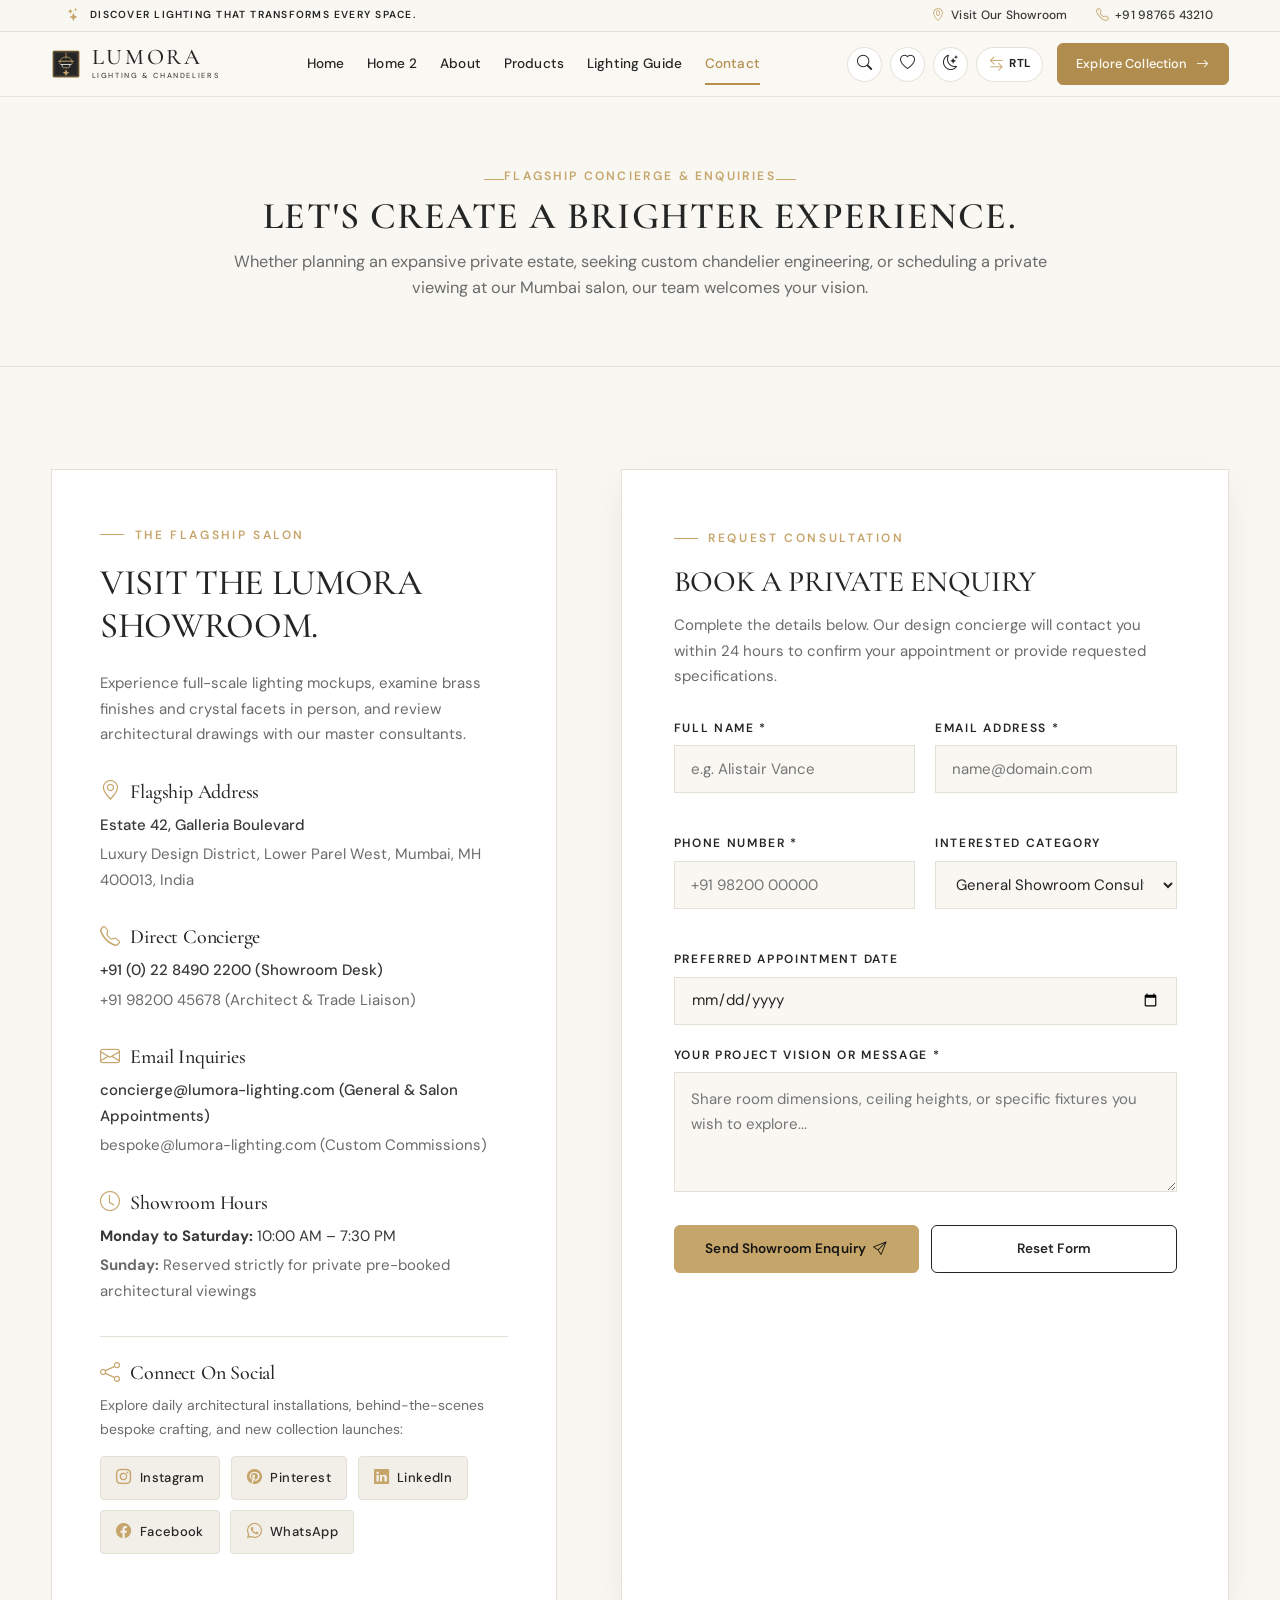
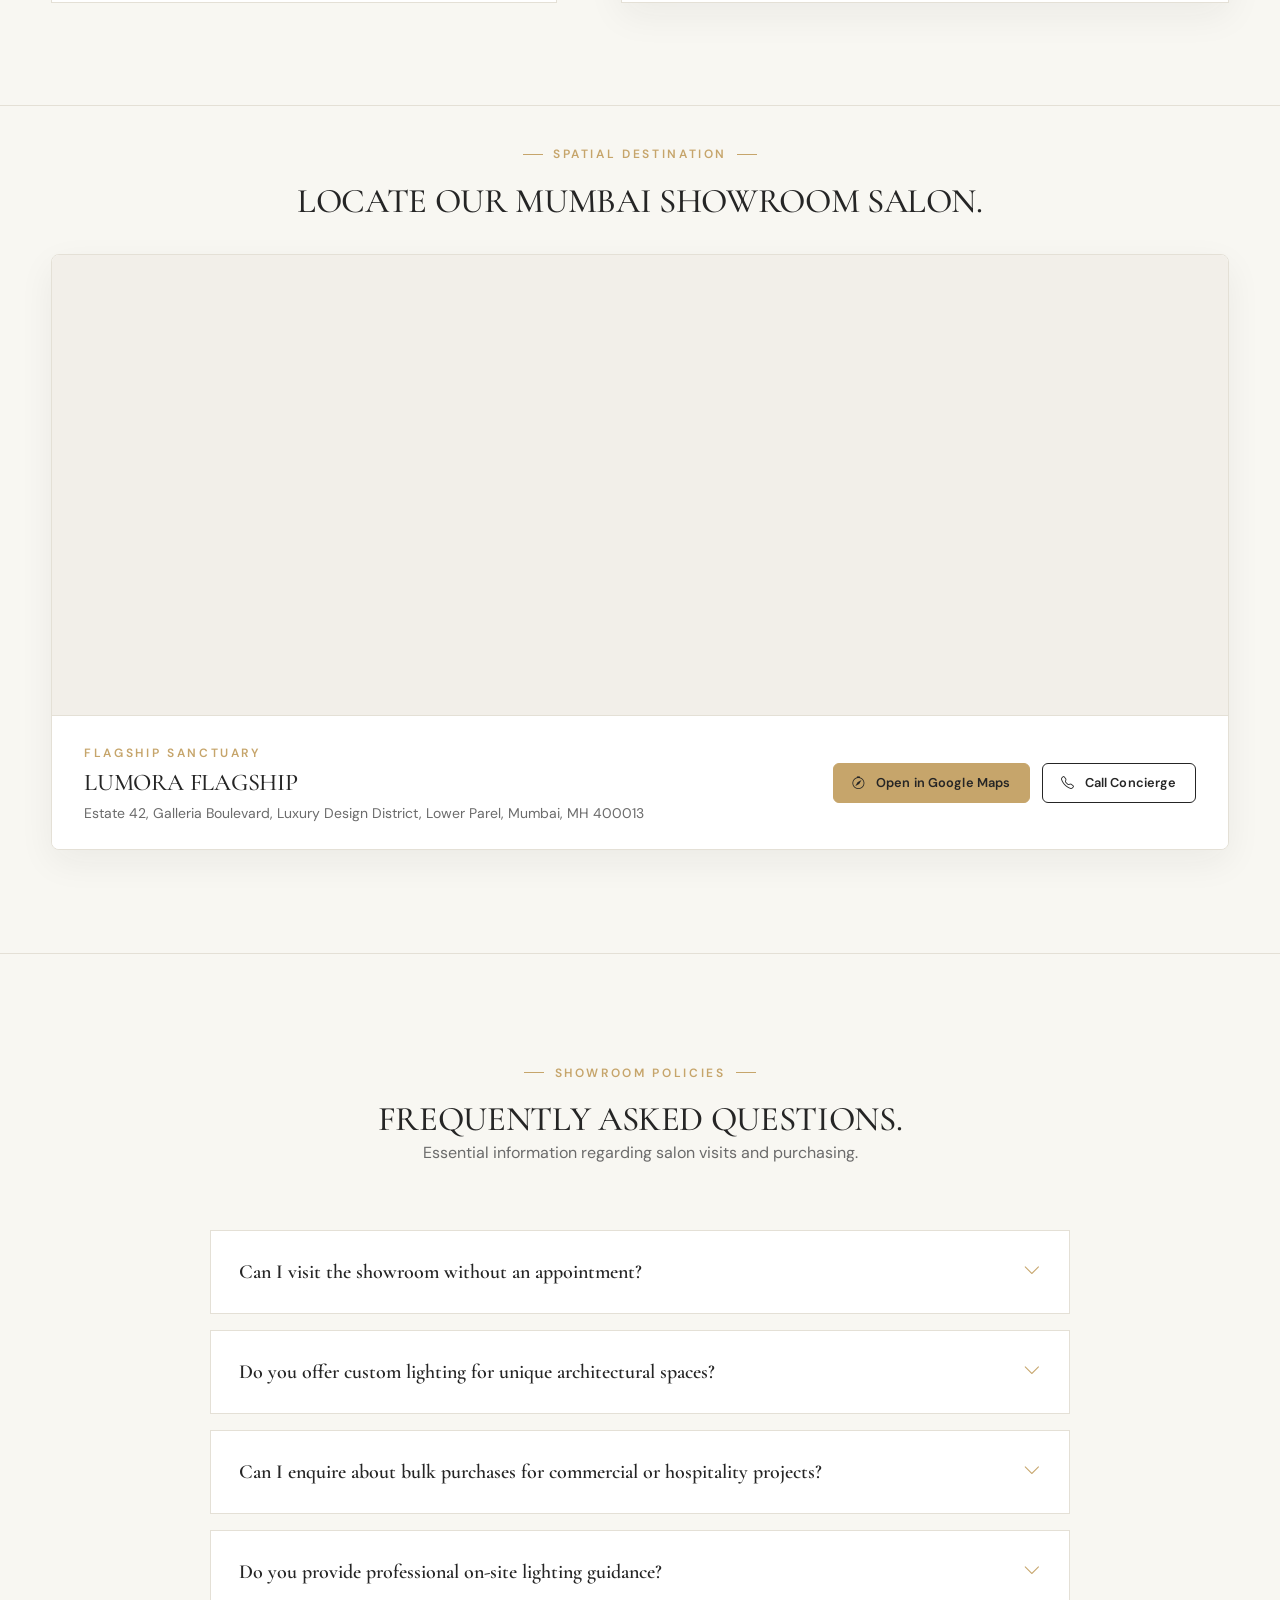
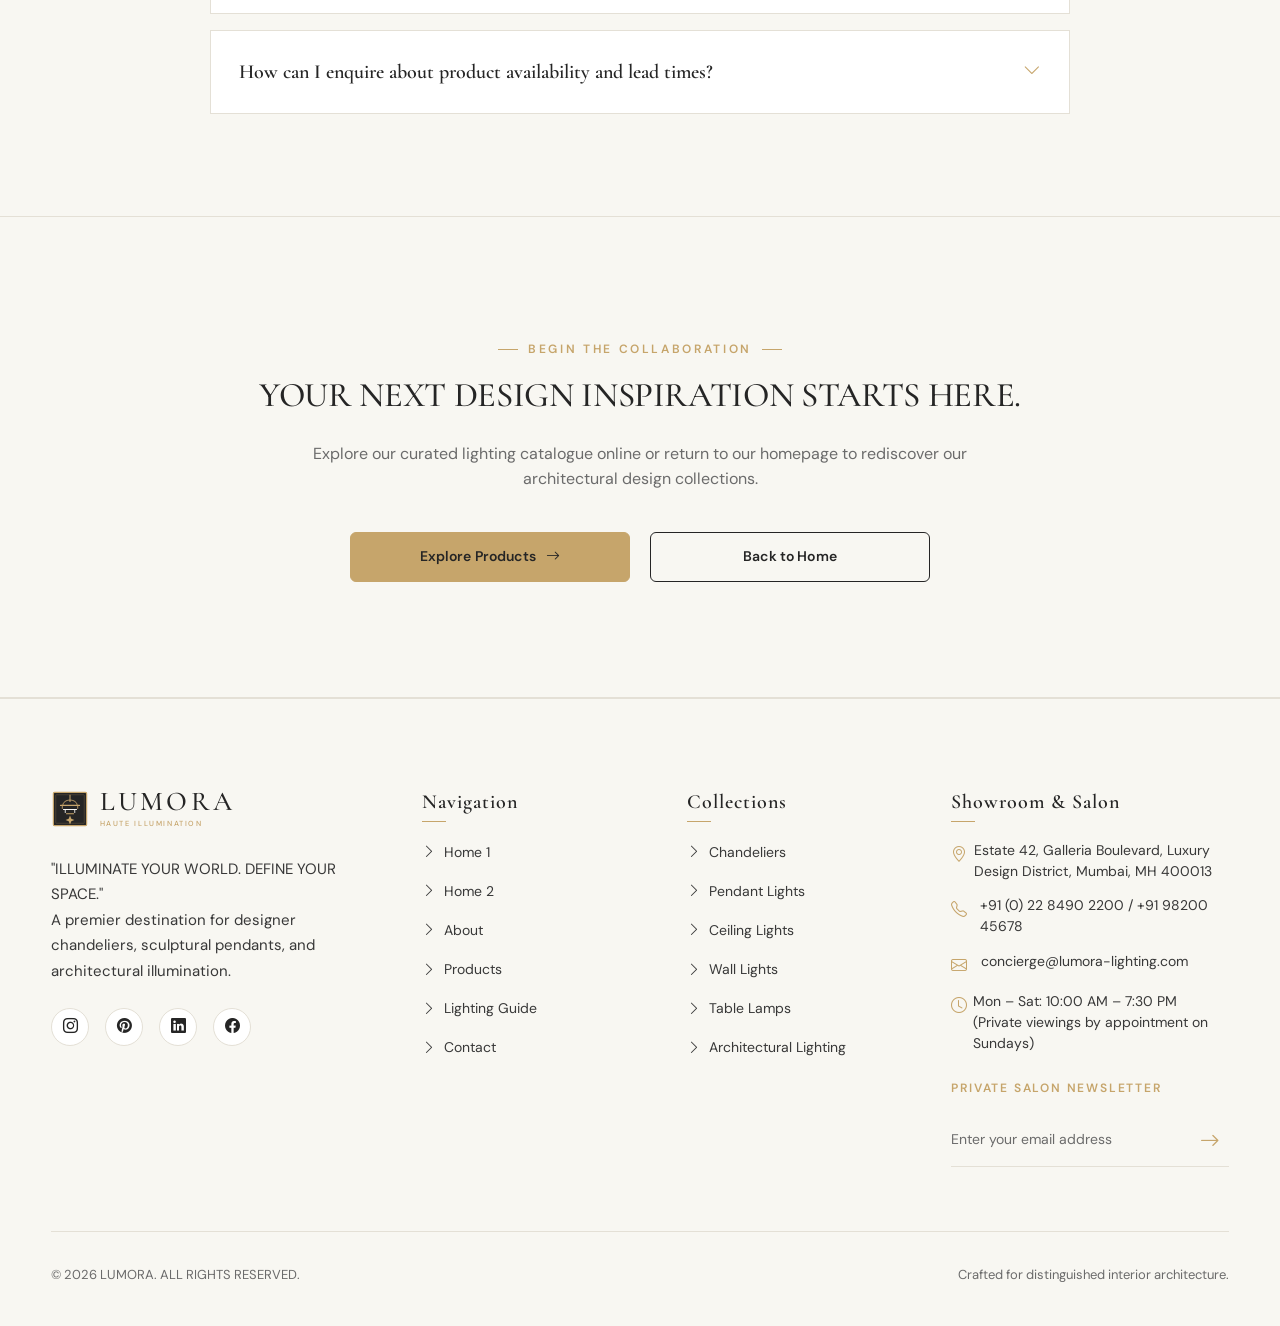
<file: contact.html>
<!DOCTYPE html>
<html lang="en">
<head>
  <meta charset="UTF-8">
  <meta name="viewport" content="width=device-width, initial-scale=1.0">
  <title>Contact & Showroom Appointment — LUMORA</title>
  <meta name="description" content="Schedule a private consultation at LUMORA's flagship showroom or enquire about bespoke chandelier commissions, trade partnerships, and spatial lighting plans.">
  <link rel="icon" type="image/svg+xml" href="assets/images/logo.svg">
  <link rel="stylesheet" href="assets/css/style.css">
</head>
<body>

  <!-- TOP ANNOUNCEMENT BAR -->
  <div class="top-announcement">
    <div class="container top-announcement-inner">
      <span class="top-announcement-left"><i class="bi bi-stars"></i> DISCOVER LIGHTING THAT TRANSFORMS EVERY SPACE.</span>
      <div class="top-announcement-right">
        <a href="contact.html"><i class="bi bi-geo-alt"></i> Visit Our Showroom</a>
        <a href="tel:+919876543210"><i class="bi bi-telephone"></i> +91 98765 43210</a>
      </div>
    </div>

    <!-- Mobile & Tablet Infinite Scrolling Marquee Bar -->
    <div class="top-announcement-marquee" aria-label="Announcements">
      <div class="top-announcement-track">
        <div class="top-announcement-group">
          <span class="marquee-item"><i class="bi bi-stars text-gold"></i> Discover Lighting That Transforms Every Space</span>
          <span class="marquee-sep">✦</span>
          <span class="marquee-item"><a href="contact.html"><i class="bi bi-geo-alt text-gold"></i> Visit Our Mumbai Showroom</a></span>
          <span class="marquee-sep">✦</span>
          <span class="marquee-item"><i class="bi bi-shield-check text-gold"></i> Handcrafted Atelier Quality</span>
          <span class="marquee-sep">✦</span>
          <span class="marquee-item"><a href="tel:+919876543210"><i class="bi bi-telephone text-gold"></i> +91 98765 43210</a></span>
          <span class="marquee-sep">✦</span>
          <span class="marquee-item"><i class="bi bi-box-seam text-gold"></i> White-Glove Crated Delivery</span>
          <span class="marquee-sep">✦</span>
        </div>
        <div class="top-announcement-group" aria-hidden="true">
          <span class="marquee-item"><i class="bi bi-stars text-gold"></i> Discover Lighting That Transforms Every Space</span>
          <span class="marquee-sep">✦</span>
          <span class="marquee-item"><a href="contact.html"><i class="bi bi-geo-alt text-gold"></i> Visit Our Mumbai Showroom</a></span>
          <span class="marquee-sep">✦</span>
          <span class="marquee-item"><i class="bi bi-shield-check text-gold"></i> Handcrafted Atelier Quality</span>
          <span class="marquee-sep">✦</span>
          <span class="marquee-item"><a href="tel:+919876543210"><i class="bi bi-telephone text-gold"></i> +91 98765 43210</a></span>
          <span class="marquee-sep">✦</span>
          <span class="marquee-item"><i class="bi bi-box-seam text-gold"></i> White-Glove Crated Delivery</span>
          <span class="marquee-sep">✦</span>
        </div>
      </div>
    </div>
  </div>

  <!-- SITE HEADER -->
  <header class="site-header">
    <div class="container header-inner">
      <a href="index.html" class="brand-logo" aria-label="LUMORA Home">
        <img src="assets/images/logo.svg" alt="LUMORA Emblem" class="brand-logo-mark" width="40" height="40">
        <span class="brand-logo-copy">
          <span class="brand-logo-text">LUMORA</span>
          <span class="brand-logo-sub">LIGHTING &amp; CHANDELIERS</span>
        </span>
      </a>

      <nav class="main-nav" aria-label="Main Navigation">
        <a href="index.html" class="nav-link">Home</a>
        <a href="home-2.html" class="nav-link">Home 2</a>
        <a href="about.html" class="nav-link">About</a>
        <a href="products.html" class="nav-link">Products</a>
        <a href="lighting-guide.html" class="nav-link">Lighting Guide</a>
        <a href="contact.html" class="nav-link active">Contact</a>
      </nav>

      <div class="header-actions">
        <a href="products.html" class="header-action-btn" aria-label="Search Collection" title="Search Collection">
          <i class="bi bi-search"></i>
        </a>
        <button class="header-action-btn header-wishlist-trigger" aria-label="Open Wishlist" title="View Wishlist">
          <i class="bi bi-heart"></i>
          <span class="badge-count wishlist-counter-badge" style="display: none;">0</span>
        </button>
        <button type="button" class="header-action-btn theme-toggle-btn" aria-label="Toggle Theme" title="Switch to Dark Mode">
          <i class="bi bi-moon-stars"></i>
        </button>
        <button type="button" class="header-action-btn rtl-toggle-btn" aria-label="Toggle RTL Direction" title="Switch to RTL">
          <i class="bi bi-arrow-left-right"></i>
          <span class="rtl-btn-label">RTL</span>
        </button>
        <a href="products.html" class="btn header-cta-gold header-cta-btn">Explore Collection <i class="bi bi-arrow-right"></i></a>
        
        <button class="hamburger-btn" aria-label="Toggle navigation" aria-expanded="false">
          <span class="hamburger-line"></span>
          <span class="hamburger-line"></span>
          <span class="hamburger-line"></span>
        </button>
      </div>
    </div>
  </header>

  <!-- MOBILE NAVIGATION DRAWER -->
  <div class="mobile-nav-overlay" aria-hidden="true"></div>
  <aside class="mobile-nav-drawer" aria-label="Mobile Navigation">
    <div class="mobile-drawer-header">
      <a href="index.html" class="brand-logo">
        <img src="assets/images/logo.svg" alt="LUMORA Emblem" class="brand-logo-mark" style="width: 34px; height: 34px;">
        <span class="brand-logo-copy">
          <span class="brand-logo-text" style="font-size: 1.4rem;">LUMORA</span>
          <span class="brand-logo-sub" style="font-size: 0.55rem; letter-spacing: 0.15em;">HAUTE ILLUMINATION</span>
        </span>
      </a>
      <button class="mobile-drawer-close" aria-label="Close navigation">
        <i class="bi bi-x-lg"></i>
      </button>
    </div>

    <!-- Mobile Drawer Quick Actions (Search, Saved, Theme, RTL) -->
    <div class="mobile-drawer-actions">
      <a href="products.html" class="mobile-drawer-action-btn" aria-label="Search Collection" title="Search Collection">
        <i class="bi bi-search"></i>
        <span>Search</span>
      </a>
      <button type="button" class="mobile-drawer-action-btn header-wishlist-trigger" aria-label="Open Wishlist" title="View Wishlist">
        <span class="drawer-action-icon-wrap">
          <i class="bi bi-heart"></i>
          <span class="badge-count wishlist-counter-badge" style="display: none;">0</span>
        </span>
        <span>Saved</span>
      </button>
      <button type="button" class="mobile-drawer-action-btn theme-toggle-btn" aria-label="Toggle Theme" title="Toggle Theme">
        <i class="bi bi-moon-stars"></i>
        <span class="theme-btn-label">Dark</span>
      </button>
      <button type="button" class="mobile-drawer-action-btn rtl-toggle-btn" aria-label="Toggle RTL Direction" title="Toggle RTL">
        <i class="bi bi-arrow-left-right"></i>
        <span class="rtl-btn-label">RTL</span>
      </button>
    </div>

    <!-- Navigation Menu Links (matching web view nav) -->
    <ul class="mobile-nav-list">
      <li><a href="index.html" class="mobile-nav-link"><span>Home</span> <i class="bi bi-arrow-right"></i></a></li>
      <li><a href="home-2.html" class="mobile-nav-link"><span>Home 2</span> <i class="bi bi-arrow-right"></i></a></li>
      <li><a href="about.html" class="mobile-nav-link"><span>About</span> <i class="bi bi-arrow-right"></i></a></li>
      <li><a href="products.html" class="mobile-nav-link"><span>Products</span> <i class="bi bi-arrow-right"></i></a></li>
      <li><a href="lighting-guide.html" class="mobile-nav-link"><span>Lighting Guide</span> <i class="bi bi-arrow-right"></i></a></li>
      <li><a href="contact.html" class="mobile-nav-link active"><span>Contact</span> <i class="bi bi-arrow-right"></i></a></li>
    </ul>

    <!-- Header CTA placed inside hamburger drawer -->
    <div class="mobile-drawer-cta-wrap">
      <a href="products.html" class="btn btn-gold mobile-drawer-cta">Explore Collection <i class="bi bi-arrow-right"></i></a>
    </div>
  </aside>

  <!-- WISHLIST SLIDE-OUT DRAWER -->
  <div class="wishlist-overlay mobile-nav-overlay" aria-hidden="true"></div>
  <div class="wishlist-drawer" aria-label="Wishlist Drawer">
    <div class="wishlist-header">
      <h3 style="font-family: var(--font-serif); font-size: 1.35rem; margin: 0;">Saved Fixtures</h3>
      <button class="close-wishlist-drawer" aria-label="Close Wishlist" style="font-size: 1.5rem;"><i class="bi bi-x-lg"></i></button>
    </div>
    <div class="wishlist-items-list">
      <!-- Populated dynamically via main.js -->
    </div>
  </div>

  <main>
    <!-- SECTION 01 — CONTACT HERO -->
    <section class="page-inner-hero">
      <div class="container text-center reveal-fade">
        <span class="eyebrow centered">Flagship Concierge & Enquiries</span>
        <h1>LET'S CREATE A BRIGHTER EXPERIENCE.</h1>
        <p class="lead">
          Whether planning an expansive private estate, seeking custom chandelier engineering, or scheduling a private viewing at our Mumbai salon, our team welcomes your vision.
        </p>
      </div>
    </section>

    <!-- SECTION 02 & 03 — SHOWROOM INFORMATION & ENQUIRY FORM -->
    <section class="section bg-white">
      <div class="container">
        <div class="contact-grid">
          <!-- SECTION 02: Showroom Information (Editable placeholders) -->
          <div class="showroom-info-card reveal-left">
            <span class="eyebrow">The Flagship Salon</span>
            <h2 style="font-size: 2.25rem; margin-bottom: 1.5rem;">VISIT THE LUMORA SHOWROOM.</h2>
            <p style="color: var(--color-charcoal-muted); margin-bottom: 2rem;">
              Experience full-scale lighting mockups, examine brass finishes and crystal facets in person, and review architectural drawings with our master consultants.
            </p>

            <div class="showroom-detail-block">
              <h3 class="showroom-detail-title"><i class="bi bi-geo-alt"></i> Flagship Address</h3>
              <p style="margin-bottom: 0.25rem; font-weight: 500;">Estate 42, Galleria Boulevard</p>
              <p style="margin-bottom: 0; color: var(--color-charcoal-muted);">Luxury Design District, Lower Parel West, Mumbai, MH 400013, India</p>
            </div>

            <div class="showroom-detail-block">
              <h3 class="showroom-detail-title"><i class="bi bi-telephone"></i> Direct Concierge</h3>
              <p style="margin-bottom: 0.25rem; font-weight: 500;">+91 (0) 22 8490 2200 (Showroom Desk)</p>
              <p style="margin-bottom: 0; color: var(--color-charcoal-muted);">+91 98200 45678 (Architect & Trade Liaison)</p>
            </div>

            <div class="showroom-detail-block">
              <h3 class="showroom-detail-title"><i class="bi bi-envelope"></i> Email Inquiries</h3>
              <p style="margin-bottom: 0.25rem; font-weight: 500;">concierge@lumora-lighting.com (General & Salon Appointments)</p>
              <p style="margin-bottom: 0; color: var(--color-charcoal-muted);">bespoke@lumora-lighting.com (Custom Commissions)</p>
            </div>

            <div class="showroom-detail-block">
              <h3 class="showroom-detail-title"><i class="bi bi-clock"></i> Showroom Hours</h3>
              <p style="margin-bottom: 0.25rem;"><strong>Monday to Saturday:</strong> 10:00 AM – 7:30 PM</p>
              <p style="margin-bottom: 0; color: var(--color-charcoal-muted);"><strong>Sunday:</strong> Reserved strictly for private pre-booked architectural viewings</p>
            </div>

            <div class="showroom-detail-block showroom-social-block" style="margin-bottom: 0; padding-top: 1.5rem; border-top: 1px solid var(--color-warm-grey-border);">
              <h3 class="showroom-detail-title"><i class="bi bi-share"></i> Connect On Social</h3>
              <p style="margin-bottom: 0.85rem; color: var(--color-charcoal-muted); font-size: 0.875rem;">
                Explore daily architectural installations, behind-the-scenes bespoke crafting, and new collection launches:
              </p>
              <div class="contact-social-buttons">
                <a href="https://instagram.com" target="_blank" rel="noopener noreferrer" class="contact-social-btn" aria-label="Follow LUMORA on Instagram">
                  <i class="bi bi-instagram"></i>
                  <span>Instagram</span>
                </a>
                <a href="https://pinterest.com" target="_blank" rel="noopener noreferrer" class="contact-social-btn" aria-label="Follow LUMORA on Pinterest">
                  <i class="bi bi-pinterest"></i>
                  <span>Pinterest</span>
                </a>
                <a href="https://linkedin.com" target="_blank" rel="noopener noreferrer" class="contact-social-btn" aria-label="Follow LUMORA on LinkedIn">
                  <i class="bi bi-linkedin"></i>
                  <span>LinkedIn</span>
                </a>
                <a href="https://facebook.com" target="_blank" rel="noopener noreferrer" class="contact-social-btn" aria-label="Follow LUMORA on Facebook">
                  <i class="bi bi-facebook"></i>
                  <span>Facebook</span>
                </a>
                <a href="https://wa.me/919820045678" target="_blank" rel="noopener noreferrer" class="contact-social-btn contact-social-whatsapp" aria-label="Chat with LUMORA Concierge on WhatsApp">
                  <i class="bi bi-whatsapp"></i>
                  <span>WhatsApp</span>
                </a>
              </div>
            </div>
          </div>

          <!-- SECTION 03: Showroom Enquiry Form (Validated, no fake backend) -->
          <div class="enquiry-form-card reveal-right">
            <span class="eyebrow">Request Consultation</span>
            <h3 style="font-size: 1.85rem; margin-bottom: 0.75rem;">BOOK A PRIVATE ENQUIRY</h3>
            <p style="color: var(--color-charcoal-muted); margin-bottom: 1.75rem; font-size: 0.9375rem;">
              Complete the details below. Our design concierge will contact you within 24 hours to confirm your appointment or provide requested specifications.
            </p>

            <form id="showroom-enquiry-form" novalidate>
              <div class="form-row">
                <div class="form-group">
                  <label for="enquiry-name" class="form-label">Full Name *</label>
                  <input type="text" id="enquiry-name" class="form-control" placeholder="e.g. Alistair Vance" required>
                  <div class="form-error-feedback">Please enter your full name (minimum 2 characters).</div>
                </div>

                <div class="form-group">
                  <label for="enquiry-email" class="form-label">Email Address *</label>
                  <input type="email" id="enquiry-email" class="form-control" placeholder="name@domain.com" required>
                  <div class="form-error-feedback">Please enter a valid email address.</div>
                </div>
              </div>

              <div class="form-row">
                <div class="form-group">
                  <label for="enquiry-phone" class="form-label">Phone Number *</label>
                  <input type="tel" id="enquiry-phone" class="form-control" placeholder="+91 98200 00000" required>
                  <div class="form-error-feedback">Please enter a valid phone number (at least 10 digits).</div>
                </div>

                <div class="form-group">
                  <label for="enquiry-category" class="form-label">Interested Category</label>
                  <select id="enquiry-category" class="form-control">
                    <option value="general">General Showroom Consultation</option>
                    <option value="chandeliers">Statement Chandeliers</option>
                    <option value="pendant-lights">Sculptural Pendant Lights</option>
                    <option value="ceiling-lights">Ceiling Lights</option>
                    <option value="wall-lights">Wall Sconces & Accent</option>
                    <option value="architectural-lighting">Architectural Downlights</option>
                    <option value="custom">Bespoke Custom Commission</option>
                  </select>
                </div>
              </div>

              <div class="form-group">
                <label for="enquiry-date" class="form-label">Preferred Appointment Date</label>
                <input type="date" id="enquiry-date" class="form-control">
              </div>

              <div class="form-group">
                <label for="enquiry-message" class="form-label">Your Project Vision or Message *</label>
                <textarea id="enquiry-message" class="form-control" placeholder="Share room dimensions, ceiling heights, or specific fixtures you wish to explore..." required></textarea>
                <div class="form-error-feedback">Please provide brief details about your inquiry (minimum 8 characters).</div>
              </div>

              <div class="contact-form-actions">
                <button type="submit" class="btn btn-primary btn-lg">
                  Send Showroom Enquiry <i class="bi bi-send"></i>
                </button>
                <button type="reset" class="btn btn-outline btn-lg">
                  Reset Form
                </button>
              </div>

              <div id="enquiry-feedback-banner" class="form-feedback-banner" role="alert"></div>
            </form>
          </div>
        </div>
      </div>
    </section>

    <!-- SECTION 04 — SHOWROOM INTERACTIVE GOOGLE MAP -->
    <section class="section bg-ivory" style="padding-top: 2rem;">
      <div class="container">
        <div class="section-header text-center" style="margin-bottom: 2rem;">
          <span class="eyebrow centered">Spatial Destination</span>
          <h2>LOCATE OUR MUMBAI SHOWROOM SALON.</h2>
        </div>

        <div class="showroom-map-wrapper">
          <div class="showroom-map-frame">
            <iframe
              src="https://maps.google.com/maps?q=Lower+Parel%2C+Mumbai%2C+Maharashtra+400013&amp;t=&amp;z=15&amp;ie=UTF8&amp;iwloc=&amp;output=embed"
              class="showroom-google-map"
              title="LUMORA Luxury Lighting Showroom Mumbai Location"
              loading="lazy"
              allowfullscreen=""
              referrerpolicy="no-referrer-when-downgrade">
            </iframe>
          </div>

          <div class="showroom-map-info-bar">
            <div class="showroom-map-info-left">
              <span class="eyebrow no-line text-gold" style="margin-bottom: 0.25rem; font-size: 0.75rem;">Flagship Sanctuary</span>
              <h3 style="font-family: var(--font-serif); font-size: 1.5rem; margin-bottom: 0.25rem;">LUMORA FLAGSHIP</h3>
              <p style="color: var(--color-charcoal-muted); font-size: 0.875rem; margin-bottom: 0;">
                Estate 42, Galleria Boulevard, Luxury Design District, Lower Parel, Mumbai, MH 400013
              </p>
            </div>
            <div class="showroom-map-info-actions">
              <a href="https://maps.google.com/?q=Lower+Parel+Mumbai+400013" target="_blank" rel="noopener noreferrer" class="btn btn-gold btn-sm">
                <i class="bi bi-compass"></i> Open in Google Maps
              </a>
              <a href="tel:+912284902200" class="btn btn-outline btn-sm">
                <i class="bi bi-telephone"></i> Call Concierge
              </a>
            </div>
          </div>
        </div>
      </div>
    </section>

    <!-- SECTION 05 — FREQUENTLY ASKED QUESTIONS -->
    <section class="section bg-white">
      <div class="container">
        <div class="section-header text-center">
          <span class="eyebrow centered">Showroom Policies</span>
          <h2>FREQUENTLY ASKED QUESTIONS.</h2>
          <p class="lead">Essential information regarding salon visits and purchasing.</p>
        </div>

        <div class="faq-accordion-group">
          <!-- FAQ 1 -->
          <div class="faq-item">
            <button class="faq-question">
              <span>Can I visit the showroom without an appointment?</span>
              <i class="bi bi-chevron-down"></i>
            </button>
            <div class="faq-answer">
              <p>Walk-in guests are welcome Monday through Saturday between 10:00 AM and 7:30 PM. However, to guarantee dedicated time with a senior lighting architect and private access to our dimming simulation gallery, we strongly recommend pre-booking an appointment using the form above.</p>
            </div>
          </div>

          <!-- FAQ 2 -->
          <div class="faq-item">
            <button class="faq-question">
              <span>Do you offer custom lighting for unique architectural spaces?</span>
              <i class="bi bi-chevron-down"></i>
            </button>
            <div class="faq-answer">
              <p>Yes. Over 40% of our production comprises bespoke commissions. We routinely adjust chandelier diameters, drop lengths for double-height ceilings, metal finishes, and glass tint formulations to suit your interior palette.</p>
            </div>
          </div>

          <!-- FAQ 3 -->
          <div class="faq-item">
            <button class="faq-question">
              <span>Can I enquire about bulk purchases for commercial or hospitality projects?</span>
              <i class="bi bi-chevron-down"></i>
            </button>
            <div class="faq-answer">
              <p>Certainly. We partner with hotel groups, boutique developers, and architectural firms for volume procurement. Our trade program provides tiered commercial pricing, custom photometric IES files, and dedicated technical project managers.</p>
            </div>
          </div>

          <!-- FAQ 4 -->
          <div class="faq-item">
            <button class="faq-question">
              <span>Do you provide professional on-site lighting guidance?</span>
              <i class="bi bi-chevron-down"></i>
            </button>
            <div class="faq-answer">
              <p>Yes. For local Mumbai, Pune, and Delhi NCR projects, our field lighting consultants can conduct site visits to inspect structural ceiling reinforcements, verify clearance heights, and collaborate with your electrical contractors.</p>
            </div>
          </div>

          <!-- FAQ 5 -->
          <div class="faq-item">
            <button class="faq-question">
              <span>How can I enquire about product availability and lead times?</span>
              <i class="bi bi-chevron-down"></i>
            </button>
            <div class="faq-answer">
              <p>Signature collection items in standard finishes are maintained in limited stock at our Mumbai distribution hub and ship within 5–7 business days. Custom or made-to-order crystal chandeliers typically require 4–8 weeks for hand assembly and optical testing.</p>
            </div>
          </div>
        </div>
      </div>
    </section>

    <!-- SECTION 06 — FINAL CTA -->
    <section class="final-cta-section bg-ivory">
      <div class="container text-center">
        <div class="final-cta-box reveal-fade">
          <span class="eyebrow centered text-gold">Begin The Collaboration</span>
          <h2 style="margin-bottom: 1.5rem;">YOUR NEXT DESIGN INSPIRATION STARTS HERE.</h2>
          <p class="lead" style="margin: 0 auto 2.5rem;">
            Explore our curated lighting catalogue online or return to our homepage to rediscover our architectural design collections.
          </p>
          <div class="final-cta-buttons">
            <a href="products.html" class="btn btn-gold btn-lg">Explore Products <i class="bi bi-arrow-right"></i></a>
            <a href="index.html" class="btn btn-outline btn-lg">Back to Home</a>
          </div>
        </div>
      </div>
    </section>
  </main>

  <!-- SHARED FOOTER -->
  <footer class="site-footer">
    <div class="container">
      <div class="footer-top">
        <div class="footer-brand">
          <a href="index.html" class="brand-logo">
            <img src="assets/images/logo.svg" alt="LUMORA Emblem" class="brand-logo-mark" width="42" height="42">
            <span class="brand-logo-copy">
              <span class="brand-logo-text">LUMORA</span>
              <span class="brand-logo-sub" style="color: var(--color-champagne-gold);">HAUTE ILLUMINATION</span>
            </span>
          </a>
          <p>
            "ILLUMINATE YOUR WORLD. DEFINE YOUR SPACE."<br>
            A premier destination for designer chandeliers, sculptural pendants, and architectural illumination.
          </p>
          <div class="social-links" style="margin-top: 1.5rem;">
            <a href="https://instagram.com" target="_blank" rel="noopener noreferrer" class="social-link" aria-label="Instagram"><i class="bi bi-instagram"></i></a>
            <a href="https://pinterest.com" target="_blank" rel="noopener noreferrer" class="social-link" aria-label="Pinterest"><i class="bi bi-pinterest"></i></a>
            <a href="https://linkedin.com" target="_blank" rel="noopener noreferrer" class="social-link" aria-label="LinkedIn"><i class="bi bi-linkedin"></i></a>
            <a href="https://facebook.com" target="_blank" rel="noopener noreferrer" class="social-link" aria-label="Facebook"><i class="bi bi-facebook"></i></a>
          </div>
        </div>

        <div>
          <h4 class="footer-heading">Navigation</h4>
          <ul class="footer-links">
            <li><a href="index.html"><i class="bi bi-chevron-right"></i> Home 1</a></li>
            <li><a href="home-2.html"><i class="bi bi-chevron-right"></i> Home 2</a></li>
            <li><a href="about.html"><i class="bi bi-chevron-right"></i> About</a></li>
            <li><a href="products.html"><i class="bi bi-chevron-right"></i> Products</a></li>
            <li><a href="lighting-guide.html"><i class="bi bi-chevron-right"></i> Lighting Guide</a></li>
            <li><a href="contact.html"><i class="bi bi-chevron-right"></i> Contact</a></li>
          </ul>
        </div>

        <div>
          <h4 class="footer-heading">Collections</h4>
          <ul class="footer-links">
            <li><a href="products.html?category=chandeliers"><i class="bi bi-chevron-right"></i> Chandeliers</a></li>
            <li><a href="products.html?category=pendant-lights"><i class="bi bi-chevron-right"></i> Pendant Lights</a></li>
            <li><a href="products.html?category=ceiling-lights"><i class="bi bi-chevron-right"></i> Ceiling Lights</a></li>
            <li><a href="products.html?category=wall-lights"><i class="bi bi-chevron-right"></i> Wall Lights</a></li>
            <li><a href="products.html?category=table-lamps"><i class="bi bi-chevron-right"></i> Table Lamps</a></li>
            <li><a href="products.html?category=architectural-lighting"><i class="bi bi-chevron-right"></i> Architectural Lighting</a></li>
          </ul>
        </div>

        <div>
          <h4 class="footer-heading">Showroom & Salon</h4>
          <div class="footer-contact-item">
            <i class="bi bi-geo-alt"></i>
            <span>Estate 42, Galleria Boulevard, Luxury Design District, Mumbai, MH 400013</span>
          </div>
          <div class="footer-contact-item">
            <i class="bi bi-telephone"></i>
            <span>+91 (0) 22 8490 2200 / +91 98200 45678</span>
          </div>
          <div class="footer-contact-item">
            <i class="bi bi-envelope"></i>
            <span>concierge@lumora-lighting.com</span>
          </div>
          <div class="footer-contact-item">
            <i class="bi bi-clock"></i>
            <span>Mon – Sat: 10:00 AM – 7:30 PM (Private viewings by appointment on Sundays)</span>
          </div>

          <div style="margin-top: 1.5rem;">
            <span style="font-size: 0.75rem; text-transform: uppercase; letter-spacing: 0.15em; color: var(--color-champagne-gold); font-weight: 600; display: block; margin-bottom: 0.5rem;">Private Salon Newsletter</span>
            <form class="newsletter-form">
              <div class="newsletter-input-group">
                <input type="email" class="newsletter-input" placeholder="Enter your email address" required aria-label="Email address for newsletter">
                <button type="submit" class="newsletter-btn" aria-label="Subscribe"><i class="bi bi-arrow-right"></i></button>
              </div>
              <div class="newsletter-feedback"></div>
            </form>
          </div>
        </div>
      </div>

      <div class="footer-bottom">
        <p>© 2026 LUMORA. ALL RIGHTS RESERVED.</p>
        <p>Crafted for distinguished interior architecture.</p>
      </div>
    </div>
  </footer>

  <!-- BACK TO TOP BUTTON -->
  <button id="back-to-top" class="back-to-top" aria-label="Back to Top" title="Back to Top">
    <i class="bi bi-chevron-up"></i>
  </button>

  <script src="assets/js/main.js"></script>
</body>
</html>
</file>
<file: assets/css/style.css>
/* ==========================================================================
   LUMORA — LUXURY LIGHTING & CHANDELIER SHOWROOM
   Master Stylesheet
   Strict Brand Colors: Warm Ivory (#F8F7F2), Champagne Gold (#C6A56B), Deep Charcoal (#252525)
   Fonts: Cormorant Garamond (Headings), DM Sans (Body)
   ========================================================================== */

@import url('https://fonts.googleapis.com/css2?family=Cormorant+Garamond:ital,wght@0,400;0,500;0,600;0,700;1,400;1,600&family=DM+Sans:ital,opsz,wght@0,9..40,300;0,9..40,400;0,9..40,500;0,9..40,600;0,9..40,700;1,9..40,400&display=swap');
@import url('https://cdn.jsdelivr.net/npm/bootstrap-icons@1.11.3/font/bootstrap-icons.min.css');

/* --------------------------------------------------------------------------
   01. CSS VARIABLES & DESIGN TOKENS
   -------------------------------------------------------------------------- */
:root {
  /* Strict Brand Colours */
  --color-warm-ivory: #F8F7F2;
  --color-champagne-gold: #C6A56B;
  --color-deep-charcoal: #252525;

  /* Supporting Neutrals & Accents */
  --color-white: #FFFFFF;
  --color-gold-hover: #b89355;
  --color-gold-dark: #98783d;
  --color-gold-light: #F4EEDB;
  --color-gold-glow: rgba(198, 165, 107, 0.28);
  --color-charcoal-dark: #1A1A1A;
  --color-charcoal-pure: #121212;
  --color-charcoal-soft: #383838;
  --color-charcoal-muted: #6B6B6B;
  --color-warm-grey-light: #F2EFE9;
  --color-warm-grey-border: #E4E0D6;
  --color-warm-grey-subtle: #EDEAE2;
  --color-error: #B33A3A;
  --color-success: #3A7D54;

  /* Typography */
  --font-serif: 'Cormorant Garamond', Georgia, serif;
  --font-sans: 'DM Sans', -apple-system, BlinkMacSystemFont, "Segoe UI", Roboto, sans-serif;

  /* Spacing */
  --container-max: 1360px;
  --container-wide: 1540px;
  --container-pad: clamp(1.25rem, 4vw, 3.5rem);
  --section-pad: clamp(4.5rem, 8vw, 8.5rem);
  --section-pad-sm: clamp(3rem, 5vw, 5rem);

  /* Elevation */
  --shadow-subtle: 0 4px 20px rgba(37, 37, 37, 0.04);
  --shadow-card: 0 12px 36px rgba(37, 37, 37, 0.06);
  --shadow-hover: 0 20px 48px rgba(37, 37, 37, 0.12);
  --shadow-gold: 0 12px 30px rgba(198, 165, 107, 0.22);
  --shadow-modal: 0 24px 60px rgba(0, 0, 0, 0.25);

  /* Transitions */
  --trans-fast: 0.25s cubic-bezier(0.25, 0.46, 0.45, 0.94);
  --trans-base: 0.4s cubic-bezier(0.16, 1, 0.3, 1);
  --trans-slow: 0.7s cubic-bezier(0.16, 1, 0.3, 1);
  --trans-spring: 0.5s cubic-bezier(0.34, 1.56, 0.64, 1);

  /* Header Height */
  --announcement-height: 32px;
  --header-height: 64px;
}

/* --------------------------------------------------------------------------
   02. BASE RESETS & GLOBAL SETUP
   -------------------------------------------------------------------------- */
*, *::before, *::after {
  box-sizing: border-box;
  margin: 0;
  padding: 0;
  min-width: 0;
}

html {
  font-size: 16px;
  scroll-behavior: smooth;
  overflow-x: clip;
  -webkit-font-smoothing: antialiased;
  -moz-osx-font-smoothing: grayscale;
}

body {
  font-family: var(--font-sans);
  background-color: var(--color-warm-ivory);
  color: var(--color-deep-charcoal);
  font-size: clamp(0.9375rem, 1vw, 1.0625rem);
  line-height: 1.7;
  overflow-x: clip;
  position: relative;
}

body.no-scroll {
  overflow: hidden;
}

img, picture, video {
  max-width: 100%;
  display: block;
  height: auto;
}

a {
  color: inherit;
  text-decoration: none;
  transition: color var(--trans-fast);
}

button, input, select, textarea {
  font: inherit;
  color: inherit;
  background: none;
  border: none;
}

button {
  cursor: pointer;
}

ul, ol {
  list-style: none;
}

/* --------------------------------------------------------------------------
   03. TYPOGRAPHY SYSTEM
   -------------------------------------------------------------------------- */
h1, h2, h3, h4, h5, h6 {
  font-family: var(--font-serif);
  color: var(--color-deep-charcoal);
  font-weight: 500;
  line-height: 1.15;
  letter-spacing: -0.01em;
  overflow-wrap: break-word;
  word-wrap: break-word;
}

h1 {
  font-size: clamp(2.5rem, 5.5vw, 4.75rem); /* 40px to 76px */
  line-height: 1.08;
  font-weight: 600;
}

h2 {
  font-size: clamp(2rem, 3.8vw, 3.25rem); /* 32px to 52px */
  line-height: 1.18;
}

h3 {
  font-size: clamp(1.5rem, 2.4vw, 2.125rem); /* 24px to 34px */
  line-height: 1.25;
}

h4 {
  font-size: clamp(1.25rem, 1.8vw, 1.625rem); /* 20px to 26px */
  line-height: 1.35;
}

h5 {
  font-size: clamp(1.0625rem, 1.2vw, 1.25rem); /* 17px to 20px */
  line-height: 1.4;
  letter-spacing: 0.01em;
}

p {
  color: var(--color-charcoal-soft);
  margin-bottom: 1.25rem;
  max-width: 65ch;
}

p.lead {
  font-size: clamp(1.0625rem, 1.3vw, 1.25rem);
  line-height: 1.65;
  color: var(--color-charcoal-muted);
}

.eyebrow {
  display: inline-flex;
  align-items: center;
  gap: 0.65rem;
  font-family: var(--font-sans);
  font-size: 0.75rem; /* 12px */
  font-weight: 600;
  text-transform: uppercase;
  letter-spacing: 0.22em;
  color: var(--color-champagne-gold);
  margin-bottom: 1rem;
}

.eyebrow::before {
  content: '';
  display: inline-block;
  width: 24px;
  height: 1px;
  background-color: var(--color-champagne-gold);
}

.eyebrow.no-line::before {
  display: none;
}

.eyebrow.centered::before,
.eyebrow.centered::after {
  content: '';
  display: inline-block;
  width: 20px;
  height: 1px;
  background-color: var(--color-champagne-gold);
}

.text-gold {
  color: var(--color-champagne-gold) !important;
}

.text-light {
  color: var(--color-white) !important;
}

.text-muted {
  color: var(--color-charcoal-muted) !important;
}

.text-center {
  text-align: center;
}

.text-center h1,
.text-center h2,
.text-center h3,
.text-center h4,
.text-center p {
  margin-left: auto;
  margin-right: auto;
}

/* --------------------------------------------------------------------------
   04. LAYOUT & CONTAINERS
   -------------------------------------------------------------------------- */
.container {
  width: 100%;
  max-width: var(--container-max);
  margin-left: auto;
  margin-right: auto;
  padding-left: var(--container-pad);
  padding-right: var(--container-pad);
}

.container-wide {
  width: 100%;
  max-width: var(--container-wide);
  margin-left: auto;
  margin-right: auto;
  padding-left: var(--container-pad);
  padding-right: var(--container-pad);
}

.container-fluid {
  width: 100%;
  padding-left: var(--container-pad);
  padding-right: var(--container-pad);
}

.section {
  padding-top: var(--section-pad);
  padding-bottom: var(--section-pad);
  position: relative;
  background-color: var(--color-warm-ivory);
  border-bottom: 1px solid var(--color-warm-grey-border);
}

.section-sm {
  padding-top: var(--section-pad-sm);
  padding-bottom: var(--section-pad-sm);
  background-color: var(--color-warm-ivory);
  border-bottom: 1px solid var(--color-warm-grey-border);
}

.bg-white,
.bg-ivory,
.bg-grey-subtle,
.bg-charcoal {
  background-color: var(--color-warm-ivory);
  color: var(--color-deep-charcoal);
}

.bg-charcoal h1,
.bg-charcoal h2,
.bg-charcoal h3,
.bg-charcoal h4,
.bg-charcoal h5 {
  color: var(--color-deep-charcoal);
}

.bg-charcoal p {
  color: var(--color-charcoal-soft);
}

.bg-charcoal .eyebrow {
  color: var(--color-champagne-gold);
}

.section-header {
  margin-bottom: clamp(2.5rem, 5vw, 4.5rem);
}

.section-header.text-center {
  text-align: center;
}

.section-header.text-center p {
  margin-left: auto;
  margin-right: auto;
  max-width: 680px;
}

.section-header-split {
  display: flex;
  justify-content: space-between;
  align-items: flex-end;
  gap: 2rem;
  flex-wrap: wrap;
  margin-bottom: clamp(2.5rem, 5vw, 4rem);
}

.section-header-split .header-content {
  max-width: 680px;
}

/* Desktop Section Typography Refinement (Lightly reduced for desktop viewports alone) */
@media (min-width: 1025px) {
  h2,
  .section-header h2,
  .section-header-split h2,
  section h2 {
    font-size: clamp(2.15rem, 2.7vw, 2.65rem); /* Lightly reduced from 3.25rem (52px -> 42.4px) */
    line-height: 1.2;
  }

  .section-header .lead,
  .section-header-split .lead,
  section p.lead {
    font-size: clamp(1rem, 1.1vw, 1.08rem); /* Lightly reduced from 1.25rem (20px -> 17.3px) */
    line-height: 1.6;
  }
}

/* --------------------------------------------------------------------------
   SHARED INNER PAGE HERO (About, Products, Lighting Guide, Contact)
   Strictly maintains identical uniform height and typography across all subpages on desktop
   -------------------------------------------------------------------------- */
.page-inner-hero {
  background-color: var(--color-warm-ivory);
  border-bottom: 1px solid var(--color-warm-grey-border);
  height: 270px;
  min-height: 270px;
  display: flex;
  align-items: center;
  justify-content: center;
  padding: 1.5rem 0;
  position: relative;
  text-align: center;
  width: 100%;
  box-sizing: border-box;
}

.page-inner-hero .container {
  width: 100%;
  max-width: 1260px;
}

.page-inner-hero .eyebrow {
  display: inline-block;
  font-family: var(--font-sans);
  font-size: 0.76rem;
  letter-spacing: 0.18em;
  text-transform: uppercase;
  color: var(--color-champagne-gold);
  font-weight: 600;
  margin-bottom: 0.55rem;
}

.page-inner-hero h1 {
  font-family: var(--font-serif);
  font-size: clamp(2rem, 2.75vw, 2.85rem);
  font-weight: 600;
  line-height: 1.18;
  letter-spacing: 0.03em;
  text-transform: uppercase;
  color: var(--color-deep-charcoal);
  margin-top: 0;
  margin-bottom: 0.65rem;
}

.page-inner-hero .lead {
  font-family: var(--font-sans);
  font-size: clamp(0.9375rem, 1.05vw, 1.05rem);
  line-height: 1.58;
  color: var(--color-charcoal-muted);
  max-width: 820px;
  margin-left: auto;
  margin-right: auto;
  margin-bottom: 0;
}

@media (min-width: 1025px) {
  .page-inner-hero {
    height: 270px !important;
    min-height: 270px !important;
    max-height: 270px !important;
    overflow: hidden;
  }

  .page-inner-hero h1 {
    font-size: clamp(2.35rem, 2.8vw, 2.85rem) !important; /* Uniform prominent font size across all inner pages on desktop */
    line-height: 1.15 !important;
    white-space: nowrap; /* Stays on 1 clean line across all 4 pages on desktop */
  }

  .page-inner-hero .lead {
    font-size: 1.02rem !important; /* Uniform exact font size across all inner pages on desktop */
    line-height: 1.58 !important;
    max-width: 820px;
  }
}

@media (max-width: 991px) {
  .page-inner-hero {
    height: auto;
    min-height: 235px;
    padding: 2.25rem 0;
  }

  .page-inner-hero h1 {
    font-size: clamp(1.75rem, 4.5vw, 2.25rem);
  }
}

@media (max-width: 575px) {
  .page-inner-hero {
    height: auto;
    min-height: 205px;
    padding: 1.85rem 0;
  }

  .page-inner-hero h1 {
    font-size: clamp(1.45rem, 6vw, 1.9rem);
  }
}

/* --------------------------------------------------------------------------
   05. BUTTONS & INTERACTIVE ELEMENTS
   -------------------------------------------------------------------------- */
.btn {
  display: inline-flex;
  align-items: center;
  justify-content: center;
  gap: 0.65rem;
  font-family: var(--font-sans);
  font-size: 0.875rem;
  font-weight: 600;
  text-transform: none;
  letter-spacing: 0.01em;
  padding: 0.72rem 1.55rem;
  min-height: 44px;
  border-radius: 6px;
  transition: all var(--trans-base);
  position: relative;
  overflow: hidden;
  text-align: center;
  white-space: nowrap;
}

.btn-sm {
  padding: 0.5rem 1.15rem;
  font-size: 0.8rem;
  font-weight: 600;
  min-height: 38px;
  border-radius: 6px;
}

.btn-lg {
  padding: 0.75rem 1.65rem;
  font-size: 0.875rem;
  font-weight: 600;
  letter-spacing: 0.01em;
  min-height: 44px;
  border-radius: 6px;
}

/* Primary Button: Champagne Gold */
.btn-primary {
  background-color: var(--color-champagne-gold);
  color: #141413;
  border: 1px solid var(--color-champagne-gold);
}

.btn-primary:hover {
  background-color: var(--color-gold-hover);
  border-color: var(--color-gold-hover);
  color: #141413;
  box-shadow: var(--shadow-gold);
  transform: translateY(-2px);
}

/* Secondary Button: Champagne Gold */
.btn-gold {
  background-color: var(--color-champagne-gold);
  color: var(--color-deep-charcoal);
  border: 1px solid var(--color-champagne-gold);
}

.btn-gold:hover {
  background-color: var(--color-gold-hover);
  border-color: var(--color-gold-hover);
  color: var(--color-deep-charcoal);
  box-shadow: var(--shadow-gold);
  transform: translateY(-2px);
}

/* Outline Charcoal */
.btn-outline {
  background-color: transparent;
  color: var(--color-deep-charcoal);
  border: 1px solid var(--color-deep-charcoal);
}

.btn-outline:hover {
  background-color: var(--color-deep-charcoal);
  color: var(--color-warm-ivory);
  transform: translateY(-2px);
}

/* Outline Gold */
.btn-outline-gold {
  background-color: transparent;
  color: var(--color-champagne-gold);
  border: 1px solid var(--color-champagne-gold);
}

.btn-outline-gold:hover {
  background-color: var(--color-champagne-gold);
  color: var(--color-deep-charcoal);
  transform: translateY(-2px);
}

/* Outline Light (for dark sections) */
.btn-outline-light {
  background-color: transparent;
  color: #F8F7F2;
  border: 1px solid rgba(248, 247, 242, 0.45);
}

.btn-outline-light:hover {
  background-color: #F8F7F2;
  color: #141413;
  border-color: #F8F7F2;
  transform: translateY(-2px);
}

/* Text link with animated underline */
.btn-link-gold {
  display: inline-flex;
  align-items: center;
  gap: 0.5rem;
  font-family: var(--font-sans);
  font-size: 0.8125rem;
  font-weight: 600;
  text-transform: uppercase;
  letter-spacing: 0.16em;
  color: var(--color-deep-charcoal);
  padding: 0.25rem 0;
  position: relative;
}

.btn-link-gold::after {
  content: '';
  position: absolute;
  bottom: 0;
  left: 0;
  width: 100%;
  height: 1px;
  background-color: var(--color-champagne-gold);
  transition: transform var(--trans-base);
  transform-origin: left;
}

.btn-link-gold:hover {
  color: var(--color-champagne-gold);
}

.btn-link-gold:hover::after {
  transform: scaleX(0.7);
}

.btn-link-gold i {
  transition: transform var(--trans-fast);
}

.btn-link-gold:hover i {
  transform: translateX(4px);
}

/* --------------------------------------------------------------------------
   06. GLOBAL HEADER & ANNOUNCEMENT BAR
   -------------------------------------------------------------------------- */
.top-announcement {
  background-color: var(--color-warm-ivory);
  color: var(--color-deep-charcoal);
  font-size: clamp(0.625rem, 0.8vw, 0.72rem);
  letter-spacing: 0.08em;
  font-weight: 500;
  height: var(--announcement-height);
  display: flex;
  align-items: center;
  justify-content: center;
  padding: 0 1rem;
  line-height: 1.2;
  position: relative;
  z-index: 1010;
  border-bottom: 1px solid var(--color-warm-grey-border);
}

.top-announcement-inner {
  display: flex;
  align-items: center;
  justify-content: space-between;
  width: 100%;
  gap: 1rem;
}

.top-announcement-left {
  display: inline-flex;
  align-items: center;
  gap: 0.55rem;
  text-transform: uppercase;
  letter-spacing: 0.12em;
  font-weight: 600;
  color: var(--color-deep-charcoal);
}

.top-announcement-right {
  display: inline-flex;
  align-items: center;
  gap: 1.75rem;
  font-size: 0.75rem;
  letter-spacing: 0.02em;
  text-transform: none;
  color: var(--color-charcoal-soft);
}

.top-announcement-right a {
  display: inline-flex;
  align-items: center;
  gap: 0.4rem;
  color: var(--color-charcoal-soft);
  transition: color var(--trans-fast);
}

.top-announcement-right a:hover {
  color: var(--color-champagne-gold);
}

/* Top Announcement Marquee (Desktop Hidden) */
.top-announcement-marquee {
  display: none;
}

.top-announcement span,
.top-announcement-right a i,
.top-announcement-left i {
  display: inline-flex;
  align-items: center;
}

.top-announcement i {
  color: var(--color-champagne-gold);
  font-size: 0.8rem;
}

.site-header {
  position: sticky;
  top: 0;
  left: 0;
  width: 100%;
  background-color: #FAF8F3;
  backdrop-filter: blur(12px);
  -webkit-backdrop-filter: blur(12px);
  border-bottom: 1px solid rgba(228, 224, 214, 0.85);
  z-index: 1000;
  transition: all var(--trans-base);
}

.site-header.scrolled {
  background-color: rgba(250, 248, 243, 0.98);
  box-shadow: 0 4px 20px rgba(0, 0, 0, 0.05);
}

/* For Home 2 dark aesthetic if desired */
.site-header.header-dark {
  background-color: rgba(26, 26, 26, 0.92);
  border-bottom: 1px solid rgba(255, 255, 255, 0.08);
}
.site-header.header-dark .brand-logo-text {
  color: var(--color-warm-ivory);
}
.site-header.header-dark .nav-link {
  color: rgba(248, 247, 242, 0.85);
}
.site-header.header-dark .nav-link:hover,
.site-header.header-dark .nav-link.active {
  color: var(--color-champagne-gold);
}
.site-header.header-dark .header-action-btn {
  color: var(--color-warm-ivory);
}
.site-header.header-dark .hamburger-line {
  background-color: var(--color-warm-ivory);
}

.header-inner {
  display: flex;
  align-items: center;
  justify-content: space-between;
  height: var(--header-height);
  gap: 1.5rem;
}

/* Brand Logo */
.brand-logo {
  display: inline-flex;
  flex-direction: row;
  align-items: center;
  gap: 0.65rem;
  text-decoration: none;
  flex-shrink: 0;
}

.brand-logo-editorial .brand-logo-copy {
  align-items: center;
  position: relative;
}

.brand-logo-arch {
  width: 44px;
  height: 10px;
  display: block;
  margin-bottom: -3px;
  transform: translateX(-4px);
}

.brand-logo-mark {
  width: 32px;
  height: 32px;
  display: block;
  flex-shrink: 0;
  transition: transform var(--trans-base), box-shadow var(--trans-base);
}

.brand-logo:hover .brand-logo-mark {
  transform: scale(1.04);
  box-shadow: var(--shadow-gold);
}

.brand-logo-copy {
  display: flex;
  flex-direction: column;
  align-items: flex-start;
}

.brand-logo-text {
  font-family: var(--font-serif);
  font-size: 1.5rem;
  font-weight: 500;
  letter-spacing: 0.12em;
  color: var(--color-deep-charcoal);
  line-height: 0.95;
}

.brand-logo-sub {
  font-family: var(--font-sans);
  font-size: 0.46rem;
  letter-spacing: 0.22em;
  text-transform: uppercase;
  color: #4A453D;
  margin-top: 0.2rem;
  font-weight: 500;
}

/* Main Navigation Desktop */
.main-nav {
  display: flex;
  align-items: center;
  gap: clamp(1.4rem, 2.4vw, 2.45rem);
  flex-wrap: nowrap;
}

.nav-link {
  display: inline-flex;
  align-items: center;
  white-space: nowrap;
  font-family: var(--font-sans);
  font-size: 0.9rem;
  font-weight: 500;
  text-transform: none;
  letter-spacing: 0.01em;
  color: var(--color-deep-charcoal);
  padding: 0.45rem 0;
  position: relative;
  transition: color var(--trans-fast);
}

.nav-link::after {
  content: '';
  position: absolute;
  bottom: -2px;
  left: 0;
  width: 0;
  height: 2px;
  background-color: #B48F4E;
  transition: width var(--trans-base);
}

.nav-link:hover {
  color: #B48F4E;
}

.nav-link:hover::after,
.nav-link.active::after {
  width: 100%;
}

.nav-link.active {
  color: #B48F4E;
  font-weight: 500;
}

.nav-pill {
  font-size: 0.625rem;
  padding: 0.12rem 0.4rem;
  background-color: var(--color-gold-light);
  color: var(--color-champagne-gold);
  border-radius: 2px;
  font-weight: 700;
  letter-spacing: 0.04em;
  line-height: 1.2;
}

/* Header Actions */
.header-actions {
  display: flex;
  align-items: center;
  gap: 0.5rem;
  flex-shrink: 0;
}

.header-action-btn {
  width: 35px;
  height: 35px;
  display: inline-flex;
  align-items: center;
  justify-content: center;
  font-size: 0.95rem;
  color: var(--color-deep-charcoal);
  border: 1px solid var(--color-warm-grey-border);
  border-radius: 50%;
  background-color: var(--color-white);
  position: relative;
  transition: all var(--trans-fast);
}

.header-action-btn:hover {
  color: var(--color-champagne-gold);
  border-color: var(--color-champagne-gold);
  transform: translateY(-1px);
}

.rtl-toggle-btn {
  width: auto;
  padding: 0 0.7rem;
  border-radius: 20px;
  gap: 0.35rem;
  font-family: var(--font-sans);
  font-size: 0.72rem;
  font-weight: 700;
  letter-spacing: 0.06em;
  text-transform: uppercase;
}

.rtl-toggle-btn i {
  font-size: 0.9rem;
  color: var(--color-champagne-gold);
}

.rtl-toggle-btn.is-active,
.theme-toggle-btn.is-active {
  border-color: var(--color-champagne-gold);
  background-color: var(--color-gold-light);
  color: var(--color-deep-charcoal);
}

/* Mobile Drawer Header */
.mobile-drawer-header {
  display: flex;
  justify-content: space-between;
  align-items: center;
  margin-bottom: 0.75rem;
  padding-bottom: 0.65rem;
  border-bottom: 1px solid var(--color-warm-grey-border);
}

.mobile-drawer-close {
  background: none;
  border: none;
  font-size: 1.35rem;
  color: var(--color-deep-charcoal);
  cursor: pointer;
  padding: 0.25rem;
  display: flex;
  align-items: center;
  justify-content: center;
  transition: color var(--trans-fast);
}

.mobile-drawer-close:hover {
  color: var(--color-champagne-gold);
}

/* Mobile Drawer Quick Action Row (4 icons properly organized) */
.mobile-drawer-actions {
  display: grid;
  grid-template-columns: repeat(4, 1fr);
  gap: 0.4rem;
  margin-bottom: 0.75rem;
  padding-bottom: 0.65rem;
  border-bottom: 1px solid var(--color-warm-grey-border);
}

.mobile-drawer-action-btn {
  display: flex;
  flex-direction: column;
  align-items: center;
  justify-content: center;
  gap: 0.25rem;
  padding: 0.45rem 0.2rem;
  background-color: rgba(22, 17, 13, 0.04);
  border: 1px solid var(--color-warm-grey-border);
  border-radius: 6px;
  color: var(--color-deep-charcoal);
  text-decoration: none;
  cursor: pointer;
  transition: all var(--trans-base);
  font-family: var(--font-sans);
}

.mobile-drawer-action-btn i {
  font-size: 1.05rem;
  color: var(--color-champagne-gold);
}

.mobile-drawer-action-btn span {
  font-size: 0.68rem;
  font-weight: 500;
  letter-spacing: 0.02em;
  color: var(--color-deep-charcoal);
}

.drawer-action-icon-wrap {
  position: relative;
  display: inline-flex;
}

.drawer-action-icon-wrap .badge-count {
  position: absolute;
  top: -6px;
  right: -10px;
  width: 15px;
  height: 15px;
  font-size: 0.55rem;
  background-color: var(--color-champagne-gold);
  color: var(--color-deep-charcoal);
  border-radius: 50%;
  display: flex;
  align-items: center;
  justify-content: center;
  font-weight: 700;
}

.mobile-drawer-action-btn:hover {
  border-color: var(--color-champagne-gold);
  background-color: rgba(198, 165, 107, 0.1);
  transform: translateY(-1px);
}

/* Mobile Drawer CTA Button */
.mobile-drawer-cta-wrap {
  margin-top: 1.25rem;
  padding-top: 0.85rem;
  border-top: 1px solid var(--color-warm-grey-border);
}

.mobile-drawer-cta {
  width: 100%;
  min-height: 40px;
  display: flex;
  align-items: center;
  justify-content: center;
  gap: 0.5rem;
  padding: 0.65rem 1.25rem;
  font-weight: 600;
  font-size: 0.85rem;
  border-radius: 6px;
}

.header-cta-gold {
  display: inline-flex;
  align-items: center;
  justify-content: center;
  gap: 0.55rem;
  background-color: #B08D4E;
  color: #FFFDF9;
  border: 1px solid #B08D4E;
  border-radius: 6px;
  padding: 0.52rem 1.15rem;
  min-height: 38px;
  font-family: var(--font-sans);
  font-size: 0.82rem;
  font-weight: 500;
  letter-spacing: 0.01em;
  text-transform: none;
  margin-left: 0.35rem;
  transition: all var(--trans-base);
}

.header-cta-gold:hover {
  background-color: #9C7A3E;
  border-color: #9C7A3E;
  color: #FFFFFF;
  transform: translateY(-1px);
  box-shadow: var(--shadow-gold);
}

.badge-count {
  position: absolute;
  top: 4px;
  right: 4px;
  width: 18px;
  height: 18px;
  background-color: var(--color-champagne-gold);
  color: var(--color-deep-charcoal);
  font-size: 0.625rem;
  font-weight: 700;
  border-radius: 50%;
  display: flex;
  align-items: center;
  justify-content: center;
}

/* Mobile Hamburger */
.hamburger-btn {
  display: none;
  flex-direction: column;
  justify-content: center;
  align-items: center;
  width: 44px;
  height: 44px;
  gap: 6px;
  padding: 0;
  z-index: 1050;
  background: transparent;
  border: none;
}

.hamburger-line {
  display: block;
  width: 26px;
  height: 2px;
  background-color: var(--color-deep-charcoal);
  transition: transform var(--trans-base), opacity var(--trans-fast), background-color var(--trans-fast);
  transform-origin: center;
}

.hamburger-btn.is-active .hamburger-line:nth-child(1) {
  transform: translateY(8px) rotate(45deg);
}
.hamburger-btn.is-active .hamburger-line:nth-child(2) {
  opacity: 0;
}
.hamburger-btn.is-active .hamburger-line:nth-child(3) {
  transform: translateY(-8px) rotate(-45deg);
}

/* Mobile Drawer */
.mobile-nav-drawer {
  position: fixed;
  top: 0;
  right: 0;
  width: 100%;
  max-width: 380px;
  height: 100vh;
  max-height: 100vh;
  background-color: var(--color-warm-ivory);
  box-shadow: -10px 0 30px rgba(0, 0, 0, 0.15);
  z-index: 1040;
  display: flex;
  flex-direction: column;
  padding: 1.15rem 1.35rem;
  overflow-y: auto;
  scrollbar-width: none;
  -ms-overflow-style: none;
  transform: translateX(105%);
  visibility: hidden;
  pointer-events: none;
  transition: transform var(--trans-slow), visibility var(--trans-slow);
}

.mobile-nav-drawer::-webkit-scrollbar {
  display: none;
}

.mobile-nav-drawer.open {
  transform: translateX(0);
  visibility: visible;
  pointer-events: auto;
}

.mobile-nav-overlay {
  position: fixed;
  top: 0;
  left: 0;
  width: 100vw;
  height: 100vh;
  background-color: rgba(18, 18, 18, 0.6);
  backdrop-filter: blur(4px);
  z-index: 1030;
  opacity: 0;
  visibility: hidden;
  transition: opacity var(--trans-base), visibility var(--trans-base);
}

.mobile-nav-overlay.open {
  opacity: 1;
  visibility: visible;
}

.mobile-nav-list {
  display: flex;
  flex-direction: column;
  gap: 0;
  margin-top: 0.45rem;
  margin-bottom: 0;
  flex: 0 0 auto;
}

.mobile-nav-link {
  font-family: var(--font-serif);
  font-size: 1.25rem;
  color: var(--color-deep-charcoal);
  font-weight: 500;
  display: flex;
  align-items: center;
  justify-content: space-between;
  padding: 0.75rem 0;
  border-bottom: 1px solid var(--color-warm-grey-border);
  transition: color var(--trans-fast);
}

.mobile-nav-link.active,
.mobile-nav-link:hover {
  color: var(--color-champagne-gold);
}

.mobile-nav-footer {
  margin-top: auto;
  padding-top: 1.5rem;
  display: flex;
  flex-direction: column;
  gap: 1.25rem;
}

.mobile-nav-contact {
  font-size: 0.8125rem;
  color: var(--color-charcoal-muted);
  line-height: 1.5;
}

/* --------------------------------------------------------------------------
   07. SHARED FOOTER
   -------------------------------------------------------------------------- */
.site-footer {
  background-color: var(--color-warm-ivory);
  color: var(--color-deep-charcoal);
  padding-top: clamp(4rem, 7vw, 6.5rem);
  padding-bottom: 2.5rem;
  border-top: 1px solid var(--color-warm-grey-border);
  position: relative;
}

.footer-top {
  display: grid;
  grid-template-columns: 1.5fr 1fr 1fr 1.3fr;
  gap: clamp(2rem, 4vw, 4rem);
  padding-bottom: clamp(3rem, 5vw, 4.5rem);
  border-bottom: 1px solid var(--color-warm-grey-border);
}

.footer-brand .brand-logo-text {
  color: var(--color-deep-charcoal);
  font-size: 1.7rem;
}

.footer-brand .brand-logo-mark {
  width: 38px;
  height: 38px;
}

.footer-brand p {
  color: var(--color-charcoal-soft);
  margin-top: 1.25rem;
  font-size: 0.9375rem;
  max-width: 320px;
}

.footer-heading {
  font-family: var(--font-serif);
  font-size: 1.25rem;
  color: var(--color-deep-charcoal);
  margin-bottom: 1.5rem;
  font-weight: 600;
  letter-spacing: 0.05em;
  position: relative;
  display: inline-block;
}

.footer-heading::after {
  content: '';
  position: absolute;
  bottom: -6px;
  left: 0;
  width: 24px;
  height: 1px;
  background-color: var(--color-champagne-gold);
}

.footer-links {
  display: flex;
  flex-direction: column;
  gap: 0.85rem;
}

.footer-links a {
  color: var(--color-charcoal-soft);
  font-size: 0.875rem;
  transition: color var(--trans-fast), transform var(--trans-fast);
  display: inline-flex;
  align-items: center;
  gap: 0.5rem;
}

.footer-links a:hover {
  color: var(--color-champagne-gold);
  transform: translateX(4px);
}

.footer-contact-item {
  display: flex;
  align-items: flex-start;
  gap: 0.85rem;
  color: var(--color-charcoal-soft);
  font-size: 0.875rem;
  margin-bottom: 0.85rem;
  line-height: 1.5;
}

.footer-contact-item i {
  color: var(--color-champagne-gold);
  font-size: 1rem;
  margin-top: 3px;
}

/* Newsletter in Footer */
.newsletter-form {
  margin-top: 1rem;
}

.newsletter-input-group {
  display: flex;
  position: relative;
  border-bottom: 1px solid var(--color-warm-grey-border);
  transition: border-color var(--trans-fast);
}

.newsletter-input-group:focus-within {
  border-color: var(--color-champagne-gold);
}

.newsletter-input {
  width: 100%;
  padding: 0.85rem 0;
  color: var(--color-deep-charcoal);
  font-size: 0.875rem;
  background: transparent;
  outline: none;
}

.newsletter-input::placeholder {
  color: var(--color-charcoal-muted);
}

.newsletter-btn {
  background: transparent;
  color: var(--color-champagne-gold);
  padding: 0 0.75rem;
  font-size: 1.25rem;
  transition: transform var(--trans-fast), color var(--trans-fast);
}

.newsletter-btn:hover {
  transform: translateX(3px);
  color: var(--color-gold-hover);
}

.newsletter-feedback {
  font-size: 0.75rem;
  margin-top: 0.5rem;
  min-height: 18px;
  display: none;
}

.newsletter-feedback.show-success {
  display: block;
  color: #3A7D54;
}

.newsletter-feedback.show-error {
  display: block;
  color: #B33A3A;
}

.footer-bottom {
  display: flex;
  justify-content: space-between;
  align-items: center;
  padding-top: 2rem;
  font-size: 0.8125rem;
  color: var(--color-charcoal-muted);
  flex-wrap: wrap;
  gap: 1.25rem;
}

.footer-bottom p {
  margin-bottom: 0;
  color: var(--color-charcoal-muted);
}

.social-links {
  display: flex;
  align-items: center;
  gap: 1rem;
}

.social-link {
  width: 38px;
  height: 38px;
  border-radius: 50%;
  border: 1px solid var(--color-warm-grey-border);
  display: inline-flex;
  align-items: center;
  justify-content: center;
  color: var(--color-deep-charcoal);
  background-color: var(--color-white);
  transition: all var(--trans-fast);
}

.social-link:hover {
  background-color: var(--color-champagne-gold);
  border-color: var(--color-champagne-gold);
  color: #141413;
  transform: translateY(-2px);
}

/* --------------------------------------------------------------------------
   08. COMMON PRODUCT CARD COMPONENT
   -------------------------------------------------------------------------- */
.product-card {
  background: var(--color-white);
  border: 1px solid var(--color-warm-grey-border);
  transition: transform var(--trans-base), box-shadow var(--trans-base), border-color var(--trans-base);
  position: relative;
  display: flex;
  flex-direction: column;
  overflow: hidden;
  height: 100%;
}

.product-card:hover {
  transform: translateY(-6px);
  box-shadow: var(--shadow-card);
  border-color: var(--color-champagne-gold);
}

.product-thumb-wrap {
  position: relative;
  width: 100%;
  aspect-ratio: 1 / 1.12;
  overflow: hidden;
  background-color: var(--color-warm-grey-light);
}

.product-thumb {
  width: 100%;
  height: 100%;
  object-fit: cover;
  transition: transform var(--trans-slow);
}

.product-card:hover .product-thumb {
  transform: scale(1.06);
}

.product-badge {
  position: absolute;
  top: 1rem;
  left: 1rem;
  background: var(--color-deep-charcoal);
  color: var(--color-warm-ivory);
  font-size: 0.6875rem;
  text-transform: uppercase;
  letter-spacing: 0.15em;
  padding: 0.35rem 0.75rem;
  font-weight: 600;
  z-index: 2;
}

.product-wishlist-btn {
  position: absolute;
  top: 1rem;
  right: 1rem;
  width: 40px;
  height: 40px;
  background: rgba(255, 255, 255, 0.9);
  backdrop-filter: blur(4px);
  border-radius: 50%;
  display: flex;
  align-items: center;
  justify-content: center;
  font-size: 1.1rem;
  color: var(--color-deep-charcoal);
  transition: all var(--trans-fast);
  z-index: 3;
}

.product-wishlist-btn:hover {
  background: var(--color-white);
  color: var(--color-champagne-gold);
  transform: scale(1.1);
}

.product-wishlist-btn.active {
  color: #B33A3A;
  background: var(--color-white);
}

.product-quick-view-overlay {
  position: absolute;
  bottom: 0;
  left: 0;
  width: 100%;
  padding: 1rem;
  display: flex;
  justify-content: center;
  background: linear-gradient(to top, rgba(37,37,37,0.7) 0%, transparent 100%);
  opacity: 0;
  transform: translateY(10px);
  transition: all var(--trans-base);
  z-index: 3;
}

.product-card:hover .product-quick-view-overlay {
  opacity: 1;
  transform: translateY(0);
}

.product-info {
  padding: 1.5rem 1.35rem 1.5rem;
  display: flex;
  flex-direction: column;
  flex-grow: 1;
}

.product-category-tag {
  font-size: 0.6875rem;
  text-transform: uppercase;
  letter-spacing: 0.16em;
  color: var(--color-champagne-gold);
  font-weight: 600;
  margin-bottom: 0.35rem;
}

.product-title {
  font-family: var(--font-serif);
  font-size: 1.375rem;
  font-weight: 600;
  color: var(--color-deep-charcoal);
  margin-bottom: 0.5rem;
  line-height: 1.25;
}

.product-meta-specs {
  font-size: 0.8125rem;
  color: var(--color-charcoal-muted);
  margin-bottom: 1rem;
  display: flex;
  flex-wrap: wrap;
  gap: 0.5rem;
}

.product-meta-specs span:not(:last-child)::after {
  content: '•';
  margin-left: 0.5rem;
}

.product-bottom-bar {
  display: flex;
  align-items: center;
  justify-content: space-between;
  margin-top: auto;
  padding-top: 0.85rem;
  border-top: 1px solid var(--color-warm-grey-border);
}

.product-price {
  font-family: var(--font-serif);
  font-size: 1.35rem;
  font-weight: 700;
  color: var(--color-deep-charcoal);
}

/* --------------------------------------------------------------------------
   09. HOME 1 — MAIN SHOWROOM LAYOUTS
   -------------------------------------------------------------------------- */
/* Hero Section 01 — Full-Viewport Editorial Luxury Hero */
.hero-home-1 {
  position: relative;
  height: calc(100vh - var(--announcement-height) - var(--header-height));
  height: calc(100dvh - var(--announcement-height) - var(--header-height));
  min-height: 440px;
  max-height: 960px;
  background-color: #241C16;
  color: var(--color-warm-ivory);
  overflow: hidden;
  display: flex;
  flex-direction: column;
}

.hero-home-1 .reveal-fade {
  opacity: 1;
  transform: none;
}

.hero-h1-bg-wrap {
  position: absolute;
  inset: 0;
  z-index: 1;
  pointer-events: none;
}

.hero-h1-bg-img {
  position: absolute;
  top: 0;
  right: 0;
  width: 78%;
  height: 100%;
  object-fit: cover;
  object-position: left center;
  transition: transform 1.2s cubic-bezier(0.16, 1, 0.3, 1), opacity 0.6s ease;
}

.hero-h1-overlay {
  position: absolute;
  inset: 0;
  background:
    linear-gradient(
      90deg,
      #241C16 0%,
      #241C16 21%,
      rgba(36, 28, 22, 0.94) 28%,
      rgba(36, 28, 22, 0.56) 35%,
      rgba(36, 28, 22, 0.08) 44%,
      rgba(36, 28, 22, 0) 60%
    ),
    linear-gradient(
      to top,
      rgba(20, 15, 11, 0.78) 0%,
      rgba(20, 15, 11, 0.28) 15%,
      transparent 34%
    );
}

.hero-h1-container {
  position: relative;
  z-index: 2;
  flex: 1;
  display: flex;
  flex-direction: column;
  justify-content: space-between;
  height: 100%;
  padding-top: clamp(1rem, 3.2vh, 2.75rem);
  padding-bottom: clamp(0.85rem, 2.2vh, 1.65rem);
}

.hero-h1-main {
  flex: 1;
  display: flex;
  align-items: center;
  min-height: 0;
}

.hero-h1-content {
  position: relative;
  z-index: 2;
  max-width: 560px;
}

.hero-h1-eyebrow {
  display: inline-flex;
  align-items: center;
  gap: 0.85rem;
  font-family: var(--font-sans);
  font-size: clamp(0.72rem, 0.85vw, 0.8rem);
  font-weight: 500;
  letter-spacing: 0.23em;
  text-transform: uppercase;
  color: rgba(248, 247, 242, 0.9);
  margin-bottom: clamp(0.6rem, 1.5vh, 1.1rem);
}

.hero-h1-eyebrow .eyebrow-line {
  display: inline-block;
  width: 34px;
  height: 1.5px;
  background-color: #D8B167;
}

.hero-h1-title {
  font-family: var(--font-serif);
  font-size: clamp(3.1rem, 4.85vw, 4.5rem);
  font-weight: 400;
  line-height: 1.02;
  letter-spacing: 0.03em;
  color: var(--color-warm-ivory);
  margin-bottom: clamp(0.75rem, 1.8vh, 1.35rem);
}

.hero-h1-title .text-gold {
  color: #D8B167 !important;
}

.hero-h1-text {
  font-size: clamp(0.96rem, 1.12vw, 1.08rem);
  line-height: 1.58;
  color: rgba(248, 247, 242, 0.9);
  max-width: 445px;
  margin-bottom: clamp(1.1rem, 2.5vh, 1.9rem);
}

.hero-actions-wrap {
  display: flex;
  gap: 1rem;
  flex-wrap: wrap;
  align-items: center;
}

.hero-btn-gold {
  display: inline-flex;
  align-items: center;
  justify-content: center;
  gap: 0.65rem;
  padding: clamp(0.65rem, 1.3vh, 0.82rem) 1.55rem;
  min-height: 44px;
  background: linear-gradient(180deg, #DFB970 0%, #CCA258 100%);
  color: #1B1510;
  border: 1px solid #D8B167;
  border-radius: 6px;
  font-family: var(--font-sans);
  font-size: 0.875rem;
  font-weight: 600;
  letter-spacing: 0.01em;
  text-transform: none;
  transition: all var(--trans-base);
}

.hero-btn-gold:hover {
  background: linear-gradient(180deg, #E5C27D 0%, #D4AB62 100%);
  border-color: #E5C27D;
  color: #120E0B;
  transform: translateY(-2px);
  box-shadow: var(--shadow-gold);
}

.hero-btn-outline {
  display: inline-flex;
  align-items: center;
  justify-content: center;
  gap: 0.65rem;
  padding: clamp(0.65rem, 1.3vh, 0.82rem) 1.5rem;
  min-height: 44px;
  background-color: rgba(27, 21, 16, 0.52);
  backdrop-filter: blur(6px);
  color: var(--color-warm-ivory);
  border: 1px solid rgba(216, 177, 103, 0.45);
  border-radius: 6px;
  font-family: var(--font-sans);
  font-size: 0.875rem;
  font-weight: 500;
  letter-spacing: 0.01em;
  text-transform: none;
  transition: all var(--trans-base);
}

.hero-btn-outline:hover {
  background-color: rgba(216, 177, 103, 0.14);
  border-color: #D8B167;
  color: #D8B167;
  transform: translateY(-2px);
}

/* Bottom Feature & Slider Bar inside Hero Viewport */
.hero-h1-bottom-bar {
  display: flex;
  align-items: center;
  justify-content: space-between;
  gap: 1.5rem;
  padding-top: clamp(0.5rem, 1.2vh, 1rem);
}

.hero-h1-features {
  display: flex;
  align-items: center;
  gap: clamp(1.15rem, 2.2vw, 2.35rem);
}

.hero-feature-item {
  display: flex;
  align-items: center;
  gap: 0.85rem;
}

.hero-feature-icon {
  font-size: 1.45rem;
  color: #D8B167;
  line-height: 1;
  flex-shrink: 0;
}

.hero-feature-text strong {
  display: block;
  font-family: var(--font-sans);
  font-size: 0.84rem;
  font-weight: 600;
  color: var(--color-warm-ivory);
  line-height: 1.25;
}

.hero-feature-text span {
  display: block;
  font-family: var(--font-sans);
  font-size: 0.74rem;
  color: rgba(248, 247, 242, 0.68);
  line-height: 1.25;
  margin-top: 0.1rem;
}

.hero-feature-divider {
  width: 1px;
  height: 30px;
  background-color: rgba(248, 247, 242, 0.18);
  flex-shrink: 0;
}

.hero-h1-Controls {
  display: flex;
  align-items: center;
  gap: 1.5rem;
}

.hero-slide-numbers {
  display: flex;
  align-items: center;
  gap: 0.95rem;
}

.hero-slide-num {
  font-family: var(--font-sans);
  font-size: 0.8125rem;
  font-weight: 500;
  color: rgba(248, 247, 242, 0.52);
  padding: 0.2rem 0.1rem 0.35rem;
  border-bottom: 2px solid transparent;
  transition: all var(--trans-fast);
}

.hero-slide-num:hover {
  color: rgba(248, 247, 242, 0.88);
}

.hero-slide-num.active {
  color: var(--color-warm-ivory);
  font-weight: 600;
  border-bottom-color: #D8B167;
}

.hero-slide-arrows {
  display: flex;
  align-items: center;
  gap: 0.6rem;
}

.hero-arrow-btn {
  width: 38px;
  height: 38px;
  border-radius: 50%;
  display: inline-flex;
  align-items: center;
  justify-content: center;
  font-size: 0.95rem;
  transition: all var(--trans-fast);
}

.hero-arrow-btn.prev {
  background-color: rgba(27, 22, 18, 0.45);
  border: 1px solid rgba(248, 247, 242, 0.38);
  color: var(--color-warm-ivory);
}

.hero-arrow-btn.prev:hover {
  border-color: #D8B167;
  color: #D8B167;
}

.hero-arrow-btn.next {
  background: linear-gradient(180deg, #DFB970 0%, #CCA258 100%);
  border: 1px solid #D8B167;
  color: #1B1510;
}

.hero-arrow-btn.next:hover {
  background: linear-gradient(180deg, #E5C27D 0%, #D4AB62 100%);
  border-color: #E5C27D;
  transform: translateX(2px);
}

/* Home 1 Section 02: LUMORA Signature */
.signature-grid {
  display: grid;
  grid-template-columns: repeat(3, 1fr);
  gap: clamp(1.5rem, 3vw, 2.75rem);
}

.signature-card {
  display: flex;
  flex-direction: column;
  text-align: center;
  transition: transform var(--trans-base);
}

.signature-card .btn-link-gold {
  margin-top: auto;
  align-self: center;
}

.signature-grid > .signature-card:nth-child(2) {
  margin-top: 0;
}

.signature-img-wrap {
  position: relative;
  aspect-ratio: 3 / 4;
  overflow: hidden;
  margin-bottom: 1.5rem;
  background-color: var(--color-warm-grey-light);
  width: 100%;
}

.signature-img-wrap img {
  width: 100%;
  height: 100%;
  object-fit: cover;
  transition: transform var(--trans-slow);
}

.signature-card:hover .signature-img-wrap img {
  transform: scale(1.06);
}

.signature-card-title {
  font-family: var(--font-serif);
  font-size: 1.5rem;
  margin-bottom: 0.5rem;
}

/* Home 1 Section 03: Explore by Space (Editorial mosaic) */
.space-mosaic-grid {
  display: grid;
  grid-template-columns: repeat(12, 1fr);
  grid-auto-rows: 240px;
  gap: 1.5rem;
}

.space-card {
  position: relative;
  overflow: hidden;
  display: block;
  background-color: var(--color-charcoal-dark);
}

.space-card img {
  width: 100%;
  height: 100%;
  object-fit: cover;
  opacity: 0.88;
  transition: transform var(--trans-slow), opacity var(--trans-base);
}

.space-card:hover img {
  transform: scale(1.05);
  opacity: 0.72;
}

.space-card-overlay {
  position: absolute;
  inset: 0;
  background: linear-gradient(to top, rgba(20,20,20,0.85) 0%, rgba(20,20,20,0.2) 60%, transparent 100%);
  display: flex;
  flex-direction: column;
  justify-content: flex-end;
  padding: 2rem;
  color: var(--color-warm-ivory);
  transition: padding var(--trans-base);
}

.space-card:hover .space-card-overlay {
  padding-bottom: 2.25rem;
}

.space-card-name {
  font-family: var(--font-serif);
  font-size: 1.75rem;
  color: var(--color-warm-ivory);
  margin-bottom: 0.25rem;
}

.space-card-cta {
  font-size: 0.75rem;
  text-transform: uppercase;
  letter-spacing: 0.16em;
  color: var(--color-champagne-gold);
  font-weight: 600;
  display: inline-flex;
  align-items: center;
  gap: 0.4rem;
}

/* Asymmetric mosaic sizing */
.space-card-1 { grid-column: span 7; grid-row: span 2; }
.space-card-2 { grid-column: span 5; grid-row: span 1; }
.space-card-3 { grid-column: span 5; grid-row: span 1; }
.space-card-4 { grid-column: span 4; grid-row: span 1; }
.space-card-5 { grid-column: span 4; grid-row: span 1; }
.space-card-6 { grid-column: span 4; grid-row: span 1; }

/* Home 1 Section 04: Asymmetric Statement Collection */
.statement-grid {
  display: grid;
  grid-template-columns: repeat(3, 1fr);
  gap: 2rem;
}

/* Home 1 Section 05: The Art of Illumination (3 layers) */
.layers-grid {
  display: grid;
  grid-template-columns: repeat(3, 1fr);
  gap: 2rem;
  margin-bottom: 3.5rem;
}

.layer-card {
  background: var(--color-white);
  padding: 2.5rem 2rem;
  border-top: 3px solid var(--color-champagne-gold);
  box-shadow: var(--shadow-subtle);
  display: flex;
  flex-direction: column;
  transition: transform var(--trans-base), box-shadow var(--trans-base);
}

.layer-card:hover {
  transform: translateY(-6px);
  box-shadow: var(--shadow-card);
}

.layer-num {
  font-family: var(--font-serif);
  font-size: 3rem;
  color: var(--color-champagne-gold);
  line-height: 1;
  margin-bottom: 1rem;
}

.layer-title {
  font-family: var(--font-serif);
  font-size: 1.625rem;
  margin-bottom: 1rem;
}

/* Home 1 Section 06: Materials & Craftsmanship */
.materials-macro-grid {
  display: grid;
  grid-template-columns: 1fr 1.08fr;
  gap: clamp(2.5rem, 5vw, 4.5rem);
  align-items: center;
}

.materials-visual-wrapper {
  position: relative;
  padding-bottom: 2rem;
  padding-right: 2rem;
}

.materials-visual-stack {
  position: relative;
}

.materials-main-img-wrap {
  position: relative;
  border-radius: 4px;
  overflow: hidden;
  box-shadow: 0 20px 45px rgba(28, 27, 24, 0.12);
  border: 1px solid var(--color-warm-grey-border);
  background-color: var(--color-warm-grey-light);
}

.materials-main-img {
  width: 100%;
  aspect-ratio: 4 / 5;
  object-fit: cover;
  display: block;
  transition: transform var(--trans-slow);
}

.materials-visual-stack:hover .materials-main-img {
  transform: scale(1.03);
}

.materials-floating-card {
  position: absolute;
  bottom: -1.75rem;
  right: -1.75rem;
  width: 220px;
  background-color: var(--color-white);
  border: 1px solid var(--color-warm-grey-border);
  border-radius: 4px;
  padding: 0.65rem;
  box-shadow: 0 16px 36px rgba(0, 0, 0, 0.15);
  transition: transform var(--trans-base);
  z-index: 2;
}

.materials-floating-card:hover {
  transform: translateY(-4px);
}

.materials-detail-img {
  width: 100%;
  aspect-ratio: 1;
  object-fit: cover;
  border-radius: 2px;
  margin-bottom: 0.5rem;
}

.materials-floating-caption {
  display: flex;
  flex-direction: column;
  gap: 0.2rem;
  padding: 0 0.25rem 0.25rem;
}

.caption-tag {
  font-size: 0.72rem;
  font-weight: 600;
  color: var(--color-champagne-gold);
  display: inline-flex;
  align-items: center;
  gap: 0.35rem;
  text-transform: uppercase;
  letter-spacing: 0.08em;
}

.caption-text {
  font-size: 0.8125rem;
  color: var(--color-charcoal-muted);
}

.materials-badge-pill {
  position: absolute;
  top: 1.5rem;
  left: -1.25rem;
  background: rgba(28, 27, 24, 0.92);
  backdrop-filter: blur(8px);
  -webkit-backdrop-filter: blur(8px);
  border: 1px solid rgba(198, 165, 107, 0.4);
  padding: 0.65rem 1.15rem;
  border-radius: 30px;
  display: inline-flex;
  align-items: center;
  gap: 0.75rem;
  box-shadow: 0 10px 25px rgba(0, 0, 0, 0.22);
  color: #F8F7F2;
  z-index: 3;
}

.badge-pill-icon {
  width: 32px;
  height: 32px;
  border-radius: 50%;
  background-color: rgba(198, 165, 107, 0.2);
  display: flex;
  align-items: center;
  justify-content: center;
  color: var(--color-champagne-gold);
  font-size: 0.95rem;
}

.badge-pill-content {
  display: flex;
  flex-direction: column;
  line-height: 1.25;
}

.badge-pill-content strong {
  font-size: 0.8125rem;
  letter-spacing: 0.04em;
  color: #FAF8F5;
}

.badge-pill-content span {
  font-size: 0.6875rem;
  color: #D6D2C8;
  letter-spacing: 0.06em;
  text-transform: uppercase;
}

/* Materials Collage (Equal height & aspect ratio protection) */
.materials-collage {
  display: flex;
  flex-direction: column;
  gap: 1.5rem;
  width: 100%;
}

.materials-collage img {
  width: 100%;
  aspect-ratio: 16 / 10;
  max-height: 380px;
  object-fit: cover;
  border-radius: 4px;
  box-shadow: 0 12px 32px rgba(28, 27, 24, 0.08);
  border: 1px solid var(--color-warm-grey-border);
}

/* Materials Right Content Block ("More Feels") */
.materials-text-block {
  display: flex;
  flex-direction: column;
}

.materials-headline {
  margin-bottom: 0.85rem;
  line-height: 1.2;
}

.materials-intro {
  font-size: 1.05rem;
  line-height: 1.65;
  color: var(--color-charcoal-muted);
  margin-bottom: 1.75rem;
}

.materials-cards-list {
  display: flex;
  flex-direction: column;
  gap: 1rem;
  margin-bottom: 2rem;
}

.material-card {
  display: flex;
  align-items: flex-start;
  gap: 1.15rem;
  padding: 1.15rem 1.35rem;
  background-color: var(--color-warm-ivory);
  border: 1px solid var(--color-warm-grey-border);
  border-left: 3px solid var(--color-champagne-gold);
  border-radius: 4px;
  transition: transform var(--trans-base), box-shadow var(--trans-base), border-color var(--trans-base);
}

.material-card:hover {
  transform: translateX(4px);
  box-shadow: 0 8px 24px rgba(28, 27, 24, 0.06);
  border-color: rgba(198, 165, 107, 0.45);
}

.material-card-icon {
  width: 44px;
  height: 44px;
  border-radius: 50%;
  background: rgba(198, 165, 107, 0.12);
  border: 1px solid rgba(198, 165, 107, 0.3);
  display: flex;
  align-items: center;
  justify-content: center;
  color: var(--color-champagne-gold);
  font-size: 1.2rem;
  flex-shrink: 0;
  margin-top: 2px;
}

.material-card-body {
  flex: 1;
}

.material-card-head {
  display: flex;
  align-items: center;
  justify-content: space-between;
  gap: 0.75rem;
  margin-bottom: 0.35rem;
  flex-wrap: wrap;
}

.material-card-head h4 {
  font-family: var(--font-serif);
  font-size: 1.125rem;
  margin-bottom: 0;
  color: var(--color-deep-charcoal);
}

.material-chip {
  display: inline-block;
  font-size: 0.6875rem;
  font-weight: 600;
  letter-spacing: 0.08em;
  text-transform: uppercase;
  color: var(--color-champagne-gold);
  background-color: rgba(198, 165, 107, 0.12);
  padding: 0.18rem 0.6rem;
  border-radius: 12px;
  border: 1px solid rgba(198, 165, 107, 0.25);
}

.material-card-body p {
  font-size: 0.875rem;
  line-height: 1.55;
  color: var(--color-charcoal-muted);
  margin-bottom: 0;
}

.materials-footer-row {
  display: flex;
  align-items: center;
  justify-content: space-between;
  gap: 1.5rem;
  flex-wrap: wrap;
  padding-top: 0.25rem;
}

.materials-stats-mini {
  display: flex;
  align-items: center;
  gap: 1.5rem;
}

.stat-mini-item {
  display: flex;
  flex-direction: column;
  line-height: 1.2;
}

.stat-mini-item strong {
  font-family: var(--font-serif);
  font-size: 1.35rem;
  color: var(--color-champagne-gold);
  font-weight: 700;
}

.stat-mini-item span {
  font-size: 0.72rem;
  letter-spacing: 0.06em;
  text-transform: uppercase;
  color: var(--color-charcoal-muted);
}

.stat-mini-divider {
  width: 1px;
  height: 28px;
  background-color: var(--color-warm-grey-border);
}

/* Home 1 Section 07: Staggered Inspiration Gallery */
.inspiration-stagger-grid {
  display: grid;
  grid-template-columns: repeat(12, 1fr);
  gap: 1.5rem;
  align-items: stretch;
}

.insp-card {
  position: relative;
  overflow: hidden;
  box-shadow: var(--shadow-card);
}

.insp-card img {
  width: 100%;
  height: 100%;
  object-fit: cover;
  transition: transform var(--trans-slow);
}

.insp-card:hover img {
  transform: scale(1.05);
}

.insp-card-1 { grid-column: span 5; height: 420px; }
.insp-card-2 { grid-column: span 7; height: 420px; }
.insp-card-3 { grid-column: span 4; height: 360px; }
.insp-card-4 { grid-column: span 4; height: 360px; }
.insp-card-5 { grid-column: span 4; height: 360px; }

/* Section 08: Shared Final Banner CTA */
.final-cta-section {
  padding: clamp(5rem, 9vw, 8rem) 0;
  text-align: center;
  position: relative;
  overflow: hidden;
  background-color: var(--color-warm-ivory);
  border-bottom: 1px solid var(--color-warm-grey-border);
}

.final-cta-box {
  max-width: 820px;
  margin: 0 auto;
}

.final-cta-buttons {
  display: flex;
  justify-content: center;
  align-items: center;
  gap: 1.25rem;
  flex-wrap: wrap;
  margin-top: 2.5rem;
}

.final-cta-buttons .btn {
  width: 280px;
  max-width: 100%;
  display: inline-flex;
  align-items: center;
  justify-content: center;
  text-align: center;
  box-sizing: border-box;
}

@media (max-width: 640px) {
  .final-cta-buttons {
    flex-direction: column;
    align-items: center;
    gap: 0.85rem;
    margin-top: 1.75rem;
    width: 100%;
  }

  .final-cta-buttons .btn {
    width: 100%;
    max-width: 280px;
  }
}

/* --------------------------------------------------------------------------
   10. HOME 2 — ADVANCED ARCHITECTURAL LIGHTING EXPERIENCE
   -------------------------------------------------------------------------- */
/* Home 2 Section 01: Full-Viewport Cinematic Hero */
.hero-home-2 {
  min-height: calc(100vh - var(--announcement-height));
  position: relative;
  display: flex;
  align-items: center;
  justify-content: center;
  text-align: center;
  color: var(--color-warm-ivory);
  background-color: var(--color-charcoal-pure);
  overflow: hidden;
  padding: 4rem 1.5rem;
}

.hero-home-2-bg {
  position: absolute;
  inset: 0;
  width: 100%;
  height: 100%;
  object-fit: cover;
  filter: brightness(0.65) contrast(1.15);
  transform: scale(1.02);
  transition: transform 12s ease-out;
}

.hero-home-2:hover .hero-home-2-bg {
  transform: scale(1.08);
}

.hero-home-2-overlay {
  position: absolute;
  inset: 0;
  background: radial-gradient(circle at 50% 40%, rgba(26,26,26,0.3) 0%, rgba(18,18,18,0.85) 85%);
  z-index: 1;
}

.hero-home-2-content {
  position: relative;
  z-index: 2;
  max-width: 980px;
  margin: 0 auto;
}

.hero-home-2-content h1 {
  color: var(--color-warm-ivory);
  font-size: clamp(2.5rem, 4.8vw, 4.25rem);
  line-height: 1.08;
  margin-bottom: 1.35rem;
  letter-spacing: 0.01em;
}

.hero-home-2-content p {
  color: #DDD9CF;
  font-size: clamp(1.125rem, 1.4vw, 1.35rem);
  max-width: 680px;
  margin: 0 auto 2.5rem;
}

/* Home 2 Section 02: LUMORA Experience */
.experience-section {
  background-color: var(--color-warm-ivory);
  color: var(--color-deep-charcoal);
  position: relative;
  overflow: hidden;
}

.experience-grid {
  display: grid;
  grid-template-columns: 1fr 1.25fr;
  gap: clamp(3rem, 6vw, 6rem);
  align-items: center;
}

.experience-visual-stack {
  position: relative;
}

.experience-main-img {
  width: 100%;
  aspect-ratio: 4 / 5;
  object-fit: cover;
  box-shadow: var(--shadow-card);
  border: 1px solid var(--color-warm-grey-border);
}

.experience-floating-detail {
  position: absolute;
  bottom: -1.75rem;
  right: -1.75rem;
  width: 200px;
  aspect-ratio: 1;
  border: 4px solid var(--color-white);
  object-fit: cover;
  box-shadow: var(--shadow-hover);
}

/* Home 2 Section 03: Curated Lighting Worlds (Horizontal sequence) */
.curated-worlds-grid {
  display: grid;
  grid-template-columns: repeat(4, 1fr);
  gap: 1.5rem;
}

.curated-world-card {
  position: relative;
  height: 520px;
  overflow: hidden;
  background-color: var(--color-charcoal-dark);
  border: 1px solid var(--color-warm-grey-border);
  transition: transform var(--trans-base), box-shadow var(--trans-base);
}

.curated-world-card:hover {
  transform: translateY(-8px);
  box-shadow: var(--shadow-hover);
  border-color: var(--color-champagne-gold);
}

.curated-world-card img {
  width: 100%;
  height: 100%;
  object-fit: cover;
  transition: transform 0.8s ease;
}

.curated-world-card:hover img {
  transform: scale(1.08);
}

.curated-world-content {
  position: absolute;
  inset: 0;
  background: linear-gradient(to top, rgba(20,20,20,0.92) 0%, rgba(20,20,20,0.4) 50%, transparent 100%);
  display: flex;
  flex-direction: column;
  justify-content: flex-end;
  padding: 2.25rem 1.75rem;
  color: var(--color-warm-ivory);
}

.curated-world-title {
  font-family: var(--font-serif);
  font-size: 1.75rem;
  color: var(--color-warm-ivory);
  margin-bottom: 0.5rem;
}

.curated-world-desc {
  font-size: 0.875rem;
  color: #D1CDC4;
  margin-bottom: 1.25rem;
}

/* Home 2 Section 04: The Centrepiece Spotlight */
.centrepiece-section {
  background-color: var(--color-warm-ivory);
  color: var(--color-deep-charcoal);
  padding: clamp(5rem, 9vw, 8rem) 0;
  border-bottom: 1px solid var(--color-warm-grey-border);
}

.centrepiece-grid {
  display: grid;
  grid-template-columns: 1fr 1.15fr;
  align-items: center;
  gap: clamp(3rem, 6vw, 6.5rem);
}

.centrepiece-details {
  position: relative;
}

.centrepiece-specs-table {
  width: 100%;
  margin: 2rem 0;
  border-collapse: collapse;
}

.centrepiece-specs-table tr {
  border-bottom: 1px solid var(--color-warm-grey-border);
}

.centrepiece-specs-table td {
  padding: 0.85rem 0;
  font-size: 0.9375rem;
}

.centrepiece-specs-table td:first-child {
  color: var(--color-champagne-gold);
  font-weight: 600;
  width: 35%;
  text-transform: uppercase;
  font-size: 0.75rem;
  letter-spacing: 0.15em;
}

.centrepiece-specs-table td:last-child {
  color: var(--color-deep-charcoal);
}

.centrepiece-image-wrap {
  position: relative;
  aspect-ratio: 4 / 5;
  overflow: hidden;
  box-shadow: var(--shadow-card);
  border: 1px solid var(--color-warm-grey-border);
}

.centrepiece-image-wrap img {
  width: 100%;
  height: 100%;
  object-fit: cover;
}

/* Home 2 Section 05: Lighting by Architecture */
.arch-grid {
  display: grid;
  grid-template-columns: repeat(5, 1fr);
  gap: 1.25rem;
}

.arch-item {
  position: relative;
  aspect-ratio: 9 / 16;
  overflow: hidden;
  background-color: var(--color-charcoal-dark);
  transition: transform var(--trans-base);
}

.arch-item:hover {
  transform: translateY(-6px);
}

.arch-item img {
  width: 100%;
  height: 100%;
  object-fit: cover;
  transition: transform var(--trans-slow);
}

.arch-item:hover img {
  transform: scale(1.08);
}

.arch-item-overlay {
  position: absolute;
  inset: 0;
  background: linear-gradient(to top, rgba(20,20,20,0.9) 0%, transparent 60%);
  display: flex;
  flex-direction: column;
  justify-content: flex-end;
  padding: 1.5rem 1rem;
  color: var(--color-warm-ivory);
}

.arch-item-title {
  font-family: var(--font-serif);
  font-size: 1.25rem;
  color: var(--color-warm-ivory);
}

/* Home 2 Section 06: The Details That Matter (Interactive Materials) */
.details-tabs-nav {
  display: flex;
  justify-content: center;
  gap: 1rem;
  flex-wrap: wrap;
  margin-bottom: 3rem;
}

.details-tab-btn {
  font-family: var(--font-sans);
  font-size: 0.8125rem;
  font-weight: 600;
  text-transform: uppercase;
  letter-spacing: 0.16em;
  padding: 0.85rem 1.75rem;
  border: 1px solid var(--color-warm-grey-border);
  background: var(--color-white);
  color: var(--color-deep-charcoal);
  transition: all var(--trans-fast);
}

.details-tab-btn.active,
.details-tab-btn:hover {
  background: var(--color-deep-charcoal);
  border-color: var(--color-deep-charcoal);
  color: var(--color-champagne-gold);
}

.details-pane {
  display: none;
}

.details-pane.active {
  display: grid;
  grid-template-columns: 1fr 1fr;
  gap: clamp(2rem, 4vw, 4rem);
  align-items: center;
  animation: fadeIn 0.5s ease-in-out;
}

.details-pane-img {
  aspect-ratio: 4 / 3;
  overflow: hidden;
  box-shadow: var(--shadow-card);
}

.details-pane-img img {
  width: 100%;
  height: 100%;
  object-fit: cover;
}

/* Home 2 Section 07: LUMORA Lighting Journal */
.journal-grid {
  display: grid;
  grid-template-columns: repeat(3, 1fr);
  gap: 2rem;
}

.journal-card {
  background: var(--color-white);
  border: 1px solid var(--color-warm-grey-border);
  display: flex;
  flex-direction: column;
  transition: transform var(--trans-base), box-shadow var(--trans-base);
}

.journal-card:hover {
  transform: translateY(-6px);
  box-shadow: var(--shadow-card);
}

.journal-card-img {
  aspect-ratio: 16 / 10;
  overflow: hidden;
}

.journal-card-img img {
  width: 100%;
  height: 100%;
  object-fit: cover;
  transition: transform var(--trans-slow);
}

.journal-card:hover .journal-card-img img {
  transform: scale(1.06);
}

.journal-card-body {
  padding: 2rem 1.75rem;
  display: flex;
  flex-direction: column;
  flex-grow: 1;
}

.journal-card-title {
  font-family: var(--font-serif);
  font-size: 1.5rem;
  margin-bottom: 0.75rem;
  line-height: 1.25;
}

.journal-card-meta {
  font-size: 0.75rem;
  color: var(--color-champagne-gold);
  text-transform: uppercase;
  letter-spacing: 0.15em;
  font-weight: 600;
  margin-bottom: 0.5rem;
}

/* --------------------------------------------------------------------------
   11. PRODUCTS PAGE STYLES & FILTER SYSTEM
   -------------------------------------------------------------------------- */

/* Category Quick Filter Navigation (Positioned below the hero section) */
.category-filter-nav {
  background-color: var(--color-white);
  border-bottom: 1px solid var(--color-warm-grey-border);
  padding: 1.25rem 0;
  position: relative;
  z-index: 10;
}

.category-filter-nav .category-pills-bar {
  margin-bottom: 0;
  padding: 0;
}

/* Category Quick Filter Pills Bar */
.category-pills-bar {
  display: flex;
  align-items: center;
  justify-content: center;
  flex-wrap: wrap;
  gap: 0.65rem;
  padding: 0;
  margin-bottom: 0;
}

.category-pill {
  font-family: var(--font-sans);
  font-size: 0.8125rem;
  font-weight: 600;
  text-transform: uppercase;
  letter-spacing: 0.12em;
  padding: 0.75rem 1.5rem;
  background: var(--color-white);
  border: 1px solid var(--color-warm-grey-border);
  color: var(--color-deep-charcoal);
  white-space: nowrap;
  transition: all var(--trans-fast);
}

.category-pill:hover,
.category-pill.active {
  background: var(--color-deep-charcoal);
  border-color: var(--color-deep-charcoal);
  color: var(--color-champagne-gold);
}

@media (max-width: 768px) {
  .category-filter-nav {
    padding: 1rem 0;
  }

  .category-pills-bar {
    display: grid;
    grid-template-columns: repeat(2, 1fr);
    gap: 0.55rem;
    width: 100%;
  }

  .category-pill {
    width: 100%;
    min-height: 44px;
    padding: 0.65rem 0.5rem;
    font-size: 0.74rem;
    font-weight: 600;
    letter-spacing: 0.04em;
    text-transform: uppercase;
    display: flex;
    align-items: center;
    justify-content: center;
    text-align: center;
    white-space: normal;
    line-height: 1.25;
    box-sizing: border-box;
    border-radius: 4px;
  }

  .category-pill:last-child {
    grid-column: 1 / -1;
  }
}

/* Control Bar (Search, Dropdown Filters, Price Range, Sort) */
.filter-control-panel {
  background: var(--color-white);
  border: 1px solid var(--color-warm-grey-border);
  padding: 1.5rem;
  margin-bottom: 2rem;
  display: grid;
  grid-template-columns: repeat(3, 1fr);
  gap: 1rem;
  align-items: center;
}

/* Reusable Responsive Grids */
.grid-2-col {
  display: grid;
  grid-template-columns: repeat(2, 1fr);
  gap: 2rem;
}

.grid-3-col {
  display: grid;
  grid-template-columns: repeat(3, 1fr);
  gap: 2rem;
}

.grid-4-col {
  display: grid;
  grid-template-columns: repeat(4, 1fr);
  gap: 1.75rem;
}

.filter-group {
  position: relative;
}

.filter-search-box {
  display: flex;
  align-items: center;
  border: 1px solid var(--color-warm-grey-border);
  padding: 0 0.85rem;
  height: 44px;
  background: var(--color-warm-ivory);
}

.filter-search-box i {
  color: var(--color-charcoal-muted);
  font-size: 0.9375rem;
  margin-right: 0.5rem;
}

.filter-search-box input {
  width: 100%;
  font-size: 0.875rem;
  outline: none;
}

.filter-select {
  width: 100%;
  height: 44px;
  border: 1px solid var(--color-warm-grey-border);
  background: var(--color-warm-ivory);
  padding: 0 1rem;
  font-size: 0.875rem;
  outline: none;
  cursor: pointer;
}

.btn-clear-filters {
  font-size: 0.75rem;
  text-transform: uppercase;
  letter-spacing: 0.12em;
  font-weight: 600;
  color: var(--color-charcoal-muted);
  padding: 0.75rem 1rem;
  white-space: nowrap;
  transition: color var(--trans-fast);
}

.btn-clear-filters:hover {
  color: var(--color-champagne-gold);
}

.catalog-status-bar {
  display: flex;
  justify-content: space-between;
  align-items: center;
  gap: 1.25rem;
  margin-bottom: 1.75rem;
  font-size: 0.875rem;
  color: var(--color-charcoal-muted);
}

.catalog-status-left {
  display: flex;
  align-items: center;
}

#product-count-display {
  font-weight: 500;
  color: var(--color-deep-charcoal);
  white-space: nowrap;
}

.catalog-status-right {
  display: flex;
  align-items: center;
  gap: 1.5rem;
  flex-wrap: wrap;
}

.catalog-status-note {
  font-size: 0.8125rem;
  color: var(--color-charcoal-muted);
  display: inline-flex;
  align-items: center;
  gap: 0.4rem;
}

.product-catalogue-grid {
  display: grid;
  grid-template-columns: repeat(4, 1fr);
  gap: 1.75rem;
}

.no-products-msg {
  grid-column: 1 / -1;
  text-align: center;
  padding: 4rem 1rem;
  background: var(--color-white);
  border: 1px dashed var(--color-warm-grey-border);
}

/* --------------------------------------------------------------------------
   11B. BESPOKE FINISH SWATCHES & INTERACTIVE PREVIEW (products.html)
   -------------------------------------------------------------------------- */
.finish-swatches-grid {
  margin-bottom: 2rem;
}

.finish-swatch-card {
  position: relative;
  background-color: var(--color-white);
  border: 1.5px solid var(--color-warm-grey-border);
  border-radius: 6px;
  padding: 2.25rem 1.5rem 1.75rem;
  text-align: center;
  display: flex;
  flex-direction: column;
  align-items: center;
  cursor: pointer;
  user-select: none;
  outline: none;
  transition: transform var(--trans-base), box-shadow var(--trans-base), border-color var(--trans-base);
}

.finish-swatch-card:hover {
  transform: translateY(-4px);
  border-color: rgba(198, 165, 107, 0.6);
  box-shadow: 0 10px 24px rgba(28, 27, 24, 0.08);
}

.finish-swatch-card:focus-visible {
  box-shadow: 0 0 0 3px rgba(198, 165, 107, 0.4);
}

/* Active State */
.finish-swatch-card.active {
  border-color: var(--color-champagne-gold);
  border-width: 2px;
  background-color: var(--color-white);
  box-shadow: 0 14px 32px rgba(198, 165, 107, 0.22);
  transform: translateY(-6px);
}

/* Active Badge */
.finish-active-badge {
  position: absolute;
  top: 0.85rem;
  right: 0.85rem;
  display: inline-flex;
  align-items: center;
  gap: 0.35rem;
  font-family: var(--font-sans);
  font-size: 0.6875rem;
  font-weight: 700;
  letter-spacing: 0.08em;
  text-transform: uppercase;
  color: var(--color-white);
  background-color: var(--color-champagne-gold);
  padding: 0.25rem 0.65rem;
  border-radius: 20px;
  opacity: 0;
  transform: translateY(-4px) scale(0.9);
  transition: opacity var(--trans-fast), transform var(--trans-fast);
  pointer-events: none;
}

.finish-swatch-card.active .finish-active-badge {
  opacity: 1;
  transform: translateY(0) scale(1);
}

/* Swatch Bezel and Disc */
.finish-swatch-bezel {
  width: 84px;
  height: 84px;
  border-radius: 50%;
  padding: 4px;
  background: var(--color-white);
  border: 1px solid var(--color-warm-grey-border);
  box-shadow: 0 6px 18px rgba(0, 0, 0, 0.08);
  margin-bottom: 1.25rem;
  display: flex;
  align-items: center;
  justify-content: center;
  transition: border-color var(--trans-base), box-shadow var(--trans-base);
}

.finish-swatch-card.active .finish-swatch-bezel {
  border-color: var(--color-champagne-gold);
  box-shadow: 0 0 0 2px rgba(198, 165, 107, 0.3), 0 8px 20px rgba(198, 165, 107, 0.25);
}

.finish-swatch-disc {
  width: 100%;
  height: 100%;
  border-radius: 50%;
  position: relative;
  overflow: hidden;
  box-shadow: inset 0 2px 4px rgba(255, 255, 255, 0.4), inset 0 -3px 6px rgba(0, 0, 0, 0.3);
}

/* Metallic Gradients */
.swatch-champagne-gold {
  background: radial-gradient(circle at 35% 30%, #F8E7C5 0%, #D8B26E 40%, #B88B42 75%, #8B6525 100%);
}

.swatch-deep-charcoal {
  background: radial-gradient(circle at 35% 30%, #525252 0%, #2A2A2A 45%, #181818 75%, #0B0B0B 100%);
}

.swatch-antiqued-bronze {
  background: radial-gradient(circle at 35% 30%, #D4B68A 0%, #9E7D4E 40%, #6E5330 75%, #3D2B15 100%);
}

.swatch-velvet-opal {
  background: radial-gradient(circle at 35% 30%, #FFFFFF 0%, #F5F3ED 45%, #E5DFD4 75%, #C9C2B5 100%);
  border: 1px solid rgba(0, 0, 0, 0.08);
}

.swatch-specular {
  position: absolute;
  top: 5%;
  left: 12%;
  width: 55%;
  height: 35%;
  border-radius: 50%;
  background: radial-gradient(ellipse at center, rgba(255, 255, 255, 0.65) 0%, rgba(255, 255, 255, 0) 70%);
  transform: rotate(-25deg);
  pointer-events: none;
}

/* Card Content */
.finish-ref-tag {
  font-family: var(--font-sans);
  font-size: 0.6875rem;
  letter-spacing: 0.14em;
  text-transform: uppercase;
  color: var(--color-champagne-gold);
  font-weight: 600;
  margin-bottom: 0.35rem;
}

.finish-card-title {
  font-family: var(--font-serif);
  font-size: 1.25rem;
  margin-bottom: 0.5rem;
  color: var(--color-deep-charcoal);
}

.finish-card-desc {
  font-size: 0.84rem;
  line-height: 1.5;
  color: var(--color-charcoal-muted);
  margin-bottom: 1rem;
}

.finish-card-footer {
  display: flex;
  gap: 0.4rem;
  flex-wrap: wrap;
  justify-content: center;
  margin-top: auto;
}

.finish-spec-pill {
  font-size: 0.6875rem;
  letter-spacing: 0.06em;
  color: var(--color-charcoal-soft);
  background-color: var(--color-warm-ivory);
  border: 1px solid var(--color-warm-grey-border);
  padding: 0.18rem 0.55rem;
  border-radius: 12px;
}

.finish-swatch-card.active .finish-spec-pill {
  border-color: rgba(198, 165, 107, 0.35);
  background-color: rgba(198, 165, 107, 0.08);
  color: var(--color-champagne-gold);
  font-weight: 600;
}

/* Interactive Preview Panel */
.finish-interactive-preview {
  background-color: var(--color-warm-ivory);
  border: 1px solid var(--color-warm-grey-border);
  border-top: 3px solid var(--color-champagne-gold);
  border-radius: 6px;
  padding: 2rem 2.25rem;
  box-shadow: 0 12px 30px rgba(0, 0, 0, 0.04);
}

.finish-preview-grid {
  display: grid;
  grid-template-columns: 1.2fr 1.2fr 0.9fr;
  gap: 2rem;
  align-items: center;
}

.finish-preview-left {
  display: flex;
  align-items: center;
  gap: 1.25rem;
}

.finish-preview-icon-wrap {
  flex-shrink: 0;
}

.preview-swatch-disc {
  width: 60px;
  height: 60px;
  border-radius: 50%;
  border: 3px solid var(--color-white);
  box-shadow: 0 4px 14px rgba(0, 0, 0, 0.15);
  transition: all var(--trans-base);
}

.preview-badge {
  display: inline-block;
  font-family: var(--font-sans);
  font-size: 0.6875rem;
  font-weight: 700;
  letter-spacing: 0.15em;
  text-transform: uppercase;
  color: var(--color-champagne-gold);
  margin-bottom: 0.25rem;
}

.preview-title {
  font-family: var(--font-serif);
  font-size: 1.45rem;
  margin-bottom: 0.35rem;
  color: var(--color-deep-charcoal);
  transition: color var(--trans-fast);
}

.preview-desc {
  font-size: 0.85rem;
  line-height: 1.5;
  color: var(--color-charcoal-muted);
  margin-bottom: 0;
}

.finish-preview-specs {
  display: flex;
  flex-direction: column;
  gap: 0.65rem;
  padding: 0 1rem;
  border-left: 1px solid var(--color-warm-grey-border);
  border-right: 1px solid var(--color-warm-grey-border);
}

.preview-spec-item {
  display: flex;
  flex-direction: column;
  gap: 0.15rem;
}

.spec-label {
  font-size: 0.7rem;
  letter-spacing: 0.08em;
  text-transform: uppercase;
  color: var(--color-charcoal-muted);
  display: inline-flex;
  align-items: center;
  gap: 0.35rem;
}

.spec-label i {
  color: var(--color-champagne-gold);
}

.spec-val {
  font-size: 0.8125rem;
  color: var(--color-deep-charcoal);
  font-weight: 600;
}

.finish-preview-actions {
  display: flex;
  flex-direction: column;
  gap: 0.75rem;
  align-items: stretch;
}

.finish-preview-actions .btn {
  width: 100%;
  justify-content: center;
}

/* --------------------------------------------------------------------------
   11C. BESPOKE ATELIER PROCESS SHOWCASE (products.html)
   -------------------------------------------------------------------------- */
.atelier-process-grid {
  display: grid;
  grid-template-columns: repeat(4, 1fr);
  gap: 1.5rem;
  margin-bottom: 2.5rem;
}

.atelier-step-card {
  background-color: var(--color-white);
  border: 1px solid var(--color-warm-grey-border);
  border-radius: 6px;
  padding: 2rem 1.5rem;
  position: relative;
  display: flex;
  flex-direction: column;
  transition: transform var(--trans-base), box-shadow var(--trans-base), border-color var(--trans-base);
}

.atelier-step-card:hover {
  transform: translateY(-5px);
  border-color: rgba(198, 165, 107, 0.5);
  box-shadow: 0 12px 28px rgba(28, 27, 24, 0.08);
}

.atelier-step-header {
  display: flex;
  align-items: center;
  justify-content: space-between;
  margin-bottom: 1.25rem;
}

.atelier-step-num {
  font-family: var(--font-serif);
  font-size: 1.75rem;
  font-weight: 700;
  color: var(--color-champagne-gold);
  line-height: 1;
}

.atelier-step-icon {
  width: 40px;
  height: 40px;
  border-radius: 50%;
  background: rgba(198, 165, 107, 0.12);
  display: flex;
  align-items: center;
  justify-content: center;
  color: var(--color-champagne-gold);
  font-size: 1.15rem;
}

.atelier-step-title {
  font-family: var(--font-serif);
  font-size: 1.2rem;
  margin-bottom: 0.65rem;
  color: var(--color-deep-charcoal);
  line-height: 1.3;
}

.atelier-step-desc {
  font-size: 0.85rem;
  line-height: 1.55;
  color: var(--color-charcoal-muted);
  margin-bottom: 1.25rem;
}

.atelier-step-tag {
  display: inline-flex;
  align-items: center;
  gap: 0.35rem;
  font-size: 0.6875rem;
  font-weight: 600;
  letter-spacing: 0.08em;
  text-transform: uppercase;
  color: var(--color-champagne-gold);
  background: rgba(198, 165, 107, 0.1);
  padding: 0.2rem 0.6rem;
  border-radius: 12px;
  border: 1px solid rgba(198, 165, 107, 0.25);
  margin-top: auto;
  align-self: flex-start;
}

/* Specifications Trust Ribbon */
.atelier-specs-ribbon {
  background: var(--color-white);
  border: 1px solid var(--color-warm-grey-border);
  border-radius: 6px;
  padding: 1.5rem 2rem;
  display: grid;
  grid-template-columns: repeat(3, 1fr);
  gap: 2rem;
  margin-bottom: 2.5rem;
}

.atelier-spec-cell {
  display: flex;
  align-items: flex-start;
  gap: 1rem;
}

.atelier-spec-cell i {
  font-size: 1.5rem;
  color: var(--color-champagne-gold);
  flex-shrink: 0;
  margin-top: 2px;
}

.atelier-spec-cell-text {
  display: flex;
  flex-direction: column;
  gap: 0.2rem;
}

.atelier-spec-cell-text strong {
  font-size: 0.95rem;
  color: var(--color-deep-charcoal);
  font-weight: 600;
}

.atelier-spec-cell-text span {
  font-size: 0.8125rem;
  color: var(--color-charcoal-muted);
  line-height: 1.45;
}

/* --------------------------------------------------------------------------
   12. MODAL & WISHLIST DRAWER
   -------------------------------------------------------------------------- */
.modal-backdrop {
  position: fixed;
  inset: 0;
  background: rgba(18, 18, 18, 0.75);
  backdrop-filter: blur(6px);
  z-index: 2000;
  display: flex;
  align-items: center;
  justify-content: center;
  padding: 1.5rem;
  opacity: 0;
  visibility: hidden;
  transition: opacity var(--trans-base), visibility var(--trans-base);
}

.modal-backdrop.open {
  opacity: 1;
  visibility: visible;
}

.modal-content-card {
  background: var(--color-white);
  width: 100%;
  max-width: 940px;
  max-height: 90vh;
  overflow-y: auto;
  position: relative;
  box-shadow: var(--shadow-modal);
  transform: translateY(30px) scale(0.97);
  transition: transform var(--trans-spring);
}

.modal-backdrop.open .modal-content-card {
  transform: translateY(0) scale(1);
}

.modal-close-btn {
  position: absolute;
  top: 1.25rem;
  right: 1.25rem;
  width: 44px;
  height: 44px;
  background: var(--color-warm-ivory);
  border-radius: 50%;
  display: flex;
  align-items: center;
  justify-content: center;
  font-size: 1.25rem;
  z-index: 10;
  transition: all var(--trans-fast);
}

.modal-close-btn:hover {
  background: var(--color-deep-charcoal);
  color: var(--color-champagne-gold);
}

.modal-grid {
  display: grid;
  grid-template-columns: 1fr 1.15fr;
}

.modal-media {
  background: var(--color-warm-grey-light);
  min-height: 380px;
}

.modal-media img {
  width: 100%;
  height: 100%;
  object-fit: cover;
}

.modal-details {
  padding: 2.5rem 2.5rem;
  display: flex;
  flex-direction: column;
}

.modal-specs-list {
  margin: 1.5rem 0;
  display: flex;
  flex-direction: column;
  gap: 0.65rem;
  border-top: 1px solid var(--color-warm-grey-border);
  border-bottom: 1px solid var(--color-warm-grey-border);
  padding: 1rem 0;
  font-size: 0.875rem;
}

.modal-specs-row {
  display: flex;
  justify-content: space-between;
}

.modal-specs-label {
  color: var(--color-charcoal-muted);
  font-weight: 500;
}

.modal-specs-val {
  color: var(--color-deep-charcoal);
  font-weight: 600;
}

/* Wishlist Slide Drawer */
.wishlist-drawer {
  position: fixed;
  top: 0;
  right: 0;
  width: 100%;
  max-width: 440px;
  height: 100vh;
  background: var(--color-white);
  box-shadow: -15px 0 40px rgba(0,0,0,0.2);
  z-index: 2020;
  display: flex;
  flex-direction: column;
  padding: 2rem;
  transform: translateX(105%);
  visibility: hidden;
  pointer-events: none;
  transition: transform var(--trans-slow), visibility var(--trans-slow);
}

.wishlist-drawer.open {
  transform: translateX(0);
  visibility: visible;
  pointer-events: auto;
}

.wishlist-header {
  display: flex;
  align-items: center;
  justify-content: space-between;
  padding-bottom: 1.25rem;
  border-bottom: 1px solid var(--color-warm-grey-border);
}

.wishlist-items-list {
  flex-grow: 1;
  overflow-y: auto;
  margin: 1.5rem 0;
  display: flex;
  flex-direction: column;
  gap: 1.25rem;
}

.wishlist-item {
  display: flex;
  gap: 1rem;
  align-items: center;
  padding-bottom: 1.25rem;
  border-bottom: 1px solid var(--color-warm-grey-subtle);
}

.wishlist-thumb {
  width: 70px;
  height: 70px;
  object-fit: cover;
}

.wishlist-info {
  flex-grow: 1;
}

.wishlist-remove-btn {
  color: var(--color-charcoal-muted);
  font-size: 1.1rem;
  padding: 0.5rem;
}

.wishlist-remove-btn:hover {
  color: var(--color-error);
}

/* --------------------------------------------------------------------------
   13. LIGHTING GUIDE PAGE STYLES
   -------------------------------------------------------------------------- */
.guide-nav-bar {
  background: var(--color-white);
  border-bottom: 1px solid var(--color-warm-grey-border);
  position: sticky;
  top: var(--header-height);
  z-index: 900;
  width: 100%;
}

.guide-nav-bar .container {
  overflow-x: auto;
  overflow-y: hidden;
  -webkit-overflow-scrolling: touch;
  scrollbar-width: none;
  -ms-overflow-style: none;
  padding: 0 1.25rem;
}

.guide-nav-bar .container::-webkit-scrollbar {
  display: none;
}

.guide-nav-list {
  display: flex;
  align-items: center;
  justify-content: safe center;
  gap: 0.65rem;
  padding: 0.75rem 0.25rem;
  margin: 0 auto;
  width: max-content;
  max-width: 100%;
  list-style: none;
}

.guide-nav-list li {
  flex: 0 0 auto !important;
  list-style: none;
  margin: 0;
  padding: 0;
}

.guide-nav-link {
  font-family: var(--font-sans);
  font-size: 0.76rem;
  font-weight: 600;
  text-transform: uppercase;
  letter-spacing: 0.06em;
  color: var(--color-deep-charcoal);
  white-space: nowrap;
  display: inline-flex;
  align-items: center;
  padding: 0.42rem 0.95rem;
  border-radius: 999px;
  background-color: rgba(228, 224, 214, 0.45);
  border: 1px solid rgba(228, 224, 214, 0.85);
  transition: all var(--trans-fast);
  text-decoration: none;
}

.guide-nav-link:hover,
.guide-nav-link:focus {
  color: #B08D4E;
  background-color: rgba(176, 141, 78, 0.1);
  border-color: rgba(176, 141, 78, 0.4);
}

.guide-nav-link.active {
  color: #FFFFFF;
  background-color: #B08D4E;
  border-color: #B08D4E;
}

@media (min-width: 992px) {
  .guide-nav-bar .container {
    padding-left: 1.5rem;
    padding-right: 1.5rem;
  }

  .guide-nav-list {
    justify-content: safe center;
    gap: 0.75rem;
    padding: 0.85rem 0.5rem;
    margin: 0 auto;
    width: max-content;
  }

  .guide-nav-link {
    font-size: 0.78rem;
    letter-spacing: 0.06em;
    padding: 0.45rem 1rem;
  }
}

@media (min-width: 1280px) {
  .guide-nav-list {
    gap: 1rem;
  }

  .guide-nav-link {
    font-size: 0.8rem;
    letter-spacing: 0.08em;
    padding: 0.45rem 1.1rem;
  }
}

html[data-theme="dark"] .guide-nav-bar {
  background: #141413;
  border-bottom-color: rgba(198, 165, 107, 0.18);
}

html[data-theme="dark"] .guide-nav-link {
  color: #EDE8DF;
  background-color: rgba(255, 255, 255, 0.06);
  border-color: rgba(255, 255, 255, 0.12);
}

html[data-theme="dark"] .guide-nav-link:hover,
html[data-theme="dark"] .guide-nav-link:focus {
  color: #C6A56B;
  background-color: rgba(198, 165, 107, 0.18);
  border-color: rgba(198, 165, 107, 0.45);
}

html[data-theme="dark"] .guide-nav-link.active {
  color: #141413;
  background-color: #C6A56B;
  border-color: #C6A56B;
}

/* Chandelier Calculator Tool */
.calculator-box {
  background: var(--color-white);
  border: 1px solid var(--color-warm-grey-border);
  padding: clamp(2rem, 4vw, 3.5rem);
  box-shadow: var(--shadow-card);
  margin-top: 2.5rem;
}

.calc-inputs-grid {
  display: grid;
  grid-template-columns: repeat(3, 1fr);
  gap: 1.5rem;
  margin-bottom: 2rem;
}

.calc-field label {
  display: block;
  font-size: 0.8125rem;
  text-transform: uppercase;
  letter-spacing: 0.12em;
  font-weight: 600;
  margin-bottom: 0.5rem;
}

.calc-field input,
.calc-field select {
  width: 100%;
  height: 48px;
  border: 1px solid var(--color-warm-grey-border);
  padding: 0 1rem;
  background: var(--color-warm-ivory);
  font-size: 0.9375rem;
}

.calc-result-card {
  background: var(--color-warm-ivory);
  border-left: 4px solid var(--color-champagne-gold);
  padding: 1.75rem;
  display: flex;
  align-items: center;
  justify-content: space-between;
  flex-wrap: wrap;
  gap: 1rem;
}

/* FAQ Accordion */
.faq-accordion-group {
  display: flex;
  flex-direction: column;
  gap: 1rem;
  max-width: 860px;
  margin: 0 auto;
}

.faq-item {
  background: var(--color-white);
  border: 1px solid var(--color-warm-grey-border);
  transition: border-color var(--trans-fast);
}

.faq-item.active {
  border-color: var(--color-champagne-gold);
}

.faq-question {
  width: 100%;
  padding: 1.5rem 1.75rem;
  display: flex;
  align-items: center;
  justify-content: space-between;
  font-family: var(--font-serif);
  font-size: 1.25rem;
  font-weight: 600;
  text-align: left;
  color: var(--color-deep-charcoal);
}

.faq-question i {
  color: var(--color-champagne-gold);
  font-size: 1.1rem;
  transition: transform var(--trans-base);
}

.faq-item.active .faq-question i {
  transform: rotate(180deg);
}

.faq-answer {
  max-height: 0;
  overflow: hidden;
  transition: max-height 0.4s ease-out, padding 0.4s ease-out;
  padding: 0 1.75rem;
  font-size: 0.9375rem;
  line-height: 1.7;
  color: var(--color-charcoal-muted);
}

.faq-item.active .faq-answer {
  padding-bottom: 1.75rem;
}

.faq-answer p:last-child {
  margin-bottom: 0;
}

/* --------------------------------------------------------------------------
   14. CONTACT & SHOWROOM PAGE STYLES
   -------------------------------------------------------------------------- */
.contact-grid {
  display: grid;
  grid-template-columns: 1fr 1.2fr;
  gap: clamp(2.5rem, 5vw, 5rem);
}

.showroom-info-card {
  background: var(--color-white);
  border: 1px solid var(--color-warm-grey-border);
  padding: clamp(2rem, 4vw, 3rem);
}

.showroom-detail-block {
  margin-bottom: 2rem;
}

.showroom-detail-title {
  font-family: var(--font-serif);
  font-size: 1.25rem;
  margin-bottom: 0.5rem;
  color: var(--color-deep-charcoal);
  display: flex;
  align-items: center;
  gap: 0.65rem;
}

.showroom-detail-title i {
  color: var(--color-champagne-gold);
}

/* Contact Page Social Buttons */
.contact-social-buttons {
  display: flex;
  flex-wrap: wrap;
  gap: 0.65rem;
  margin-top: 0.5rem;
}

.contact-social-btn {
  display: inline-flex;
  align-items: center;
  gap: 0.5rem;
  padding: 0.5rem 0.95rem;
  font-size: 0.8125rem;
  font-weight: 500;
  letter-spacing: 0.03em;
  color: var(--color-deep-charcoal);
  background-color: var(--color-warm-grey-light);
  border: 1px solid var(--color-warm-grey-border);
  border-radius: 4px;
  text-decoration: none;
  transition: all var(--trans-fast);
}

.contact-social-btn i {
  font-size: 0.95rem;
  color: var(--color-champagne-gold);
  transition: transform var(--trans-fast), color var(--trans-fast);
}

.contact-social-btn:hover {
  background-color: var(--color-champagne-gold);
  border-color: var(--color-champagne-gold);
  color: #141413;
  transform: translateY(-2px);
  box-shadow: 0 4px 14px rgba(198, 165, 107, 0.25);
}

.contact-social-btn:hover i {
  color: #141413;
  transform: scale(1.12);
}

/* Enquiry Form */
.enquiry-form-card {
  background: var(--color-white);
  border: 1px solid var(--color-warm-grey-border);
  padding: clamp(2rem, 4vw, 3.5rem);
  box-shadow: var(--shadow-card);
}

.form-row {
  display: grid;
  grid-template-columns: 1fr 1fr;
  gap: 1.25rem;
  margin-bottom: 1.25rem;
}

.form-group {
  margin-bottom: 1.25rem;
  position: relative;
}

.form-label {
  display: block;
  font-size: 0.75rem;
  text-transform: uppercase;
  letter-spacing: 0.14em;
  font-weight: 600;
  margin-bottom: 0.45rem;
  color: var(--color-deep-charcoal);
}

.form-control {
  width: 100%;
  height: 48px;
  border: 1px solid var(--color-warm-grey-border);
  background: var(--color-warm-ivory);
  padding: 0 1rem;
  font-size: 0.9375rem;
  color: var(--color-deep-charcoal);
  transition: border-color var(--trans-fast), background-color var(--trans-fast);
}

textarea.form-control {
  height: 120px;
  padding: 0.85rem 1rem;
  resize: vertical;
}

.form-control:focus {
  outline: none;
  border-color: var(--color-champagne-gold);
  background-color: var(--color-white);
}

.form-control.is-invalid {
  border-color: var(--color-error);
}

.form-error-feedback {
  font-size: 0.75rem;
  color: var(--color-error);
  margin-top: 0.25rem;
  display: none;
}

.form-control.is-invalid + .form-error-feedback {
  display: block;
}

.form-feedback-banner {
  padding: 1.25rem;
  margin-top: 1.25rem;
  font-size: 0.875rem;
  display: none;
}

/* Contact Form Action Buttons */
.contact-form-actions {
  display: grid;
  grid-template-columns: 1fr 1fr;
  gap: 0.75rem;
  align-items: stretch;
  margin-top: 1.5rem;
  width: 100%;
}

.contact-form-actions .btn,
.contact-form-actions .btn-lg {
  width: 100%;
  min-height: 48px;
  height: 100%;
  padding: 0.72rem 0.65rem !important;
  font-size: clamp(0.78rem, 1.1vw, 0.85rem) !important;
  font-weight: 600;
  display: inline-flex;
  align-items: center;
  justify-content: center;
  text-align: center;
  box-sizing: border-box;
  white-space: nowrap;
  gap: 0.45rem;
}

@media (max-width: 540px) {
  .contact-form-actions {
    grid-template-columns: 1fr;
    gap: 0.75rem;
  }

  .contact-form-actions .btn,
  .contact-form-actions .btn-lg {
    width: 100%;
    min-height: 48px;
  }
}

.form-feedback-banner.success {
  display: block;
  background-color: #E8F5E9;
  color: var(--color-success);
  border: 1px solid #A5D6A7;
}

/* Showroom Interactive Google Map */
.showroom-map-wrapper {
  background: var(--color-white);
  border: 1px solid var(--color-warm-grey-border);
  border-radius: 8px;
  overflow: hidden;
  box-shadow: var(--shadow-card);
  transition: border-color var(--trans-base);
}

.showroom-map-wrapper:hover {
  border-color: var(--color-champagne-gold);
}

.showroom-map-frame {
  height: 460px;
  width: 100%;
  position: relative;
  background-color: var(--color-warm-grey-light);
  overflow: hidden;
}

.showroom-google-map {
  width: 100%;
  height: 100%;
  border: 0;
  display: block;
}

.showroom-map-info-bar {
  display: flex;
  align-items: center;
  justify-content: space-between;
  gap: 1.5rem;
  padding: 1.5rem 2rem;
  background: var(--color-white);
  border-top: 1px solid var(--color-warm-grey-border);
}

.showroom-map-info-actions {
  display: flex;
  align-items: center;
  gap: 0.75rem;
  flex-shrink: 0;
}

@media (max-width: 768px) {
  .showroom-map-frame {
    height: 350px;
  }
  .showroom-map-info-bar {
    flex-direction: column;
    text-align: center;
    padding: 1.25rem 1.25rem;
    gap: 1.25rem;
  }
  .showroom-map-info-actions {
    width: 100%;
    justify-content: center;
    flex-wrap: wrap;
  }
  .showroom-map-info-actions .btn {
    width: 100%;
    max-width: 280px;
    justify-content: center;
  }
}

/* Dark Theme Support */
html[data-theme="dark"] .showroom-map-wrapper {
  background: var(--color-charcoal-dark);
  border-color: rgba(198, 165, 107, 0.25);
}

html[data-theme="dark"] .showroom-map-info-bar {
  background: var(--color-charcoal-dark);
  border-top-color: rgba(198, 165, 107, 0.2);
}

html[data-theme="dark"] .showroom-map-info-left h3 {
  color: var(--color-warm-ivory);
}

html[data-theme="dark"] .showroom-map-info-left p {
  color: var(--color-charcoal-muted);
}

/* --------------------------------------------------------------------------
   15. ANIMATIONS & SCROLL OBSERVER REVEALS
   -------------------------------------------------------------------------- */
.reveal-fade {
  opacity: 0;
  transform: translateY(24px);
  transition: opacity 0.8s cubic-bezier(0.16, 1, 0.3, 1), transform 0.8s cubic-bezier(0.16, 1, 0.3, 1);
}

.reveal-left {
  opacity: 0;
  transform: translateX(-30px);
  transition: opacity 0.8s cubic-bezier(0.16, 1, 0.3, 1), transform 0.8s cubic-bezier(0.16, 1, 0.3, 1);
}

.reveal-right {
  opacity: 0;
  transform: translateX(30px);
  transition: opacity 0.8s cubic-bezier(0.16, 1, 0.3, 1), transform 0.8s cubic-bezier(0.16, 1, 0.3, 1);
}

.is-revealed {
  opacity: 1 !important;
  transform: translate(0, 0) !important;
}

@keyframes fadeIn {
  from { opacity: 0; transform: translateY(10px); }
  to { opacity: 1; transform: translateY(0); }
}

/* --------------------------------------------------------------------------
   16. RESPONSIVE MEDIA QUERIES (360px to 1920px)
   -------------------------------------------------------------------------- */
@media (max-width: 1280px) {
  .main-nav {
    gap: clamp(1.1rem, 1.8vw, 1.85rem);
  }
  .nav-link {
    font-size: 0.85rem;
    letter-spacing: 0.01em;
  }
  .brand-logo-text {
    font-size: 1.4rem;
    letter-spacing: 0.12em;
  }
  .brand-logo-mark {
    width: 30px;
    height: 30px;
  }
  .header-cta-btn {
    padding: 0.58rem 1.15rem;
    font-size: 0.8rem;
  }
}

@media (max-width: 1200px) {
  .product-catalogue-grid {
    grid-template-columns: repeat(3, 1fr);
  }
  .curated-worlds-grid {
    grid-template-columns: repeat(2, 1fr);
  }
  .curated-world-card {
    height: 420px;
  }
}

@media (min-width: 1025px) and (max-height: 820px) {
  :root {
    --announcement-height: 30px;
    --header-height: 60px;
  }
  .hero-h1-container {
    padding-top: clamp(0.75rem, 2vh, 1.25rem);
    padding-bottom: clamp(0.65rem, 1.8vh, 1rem);
  }
  .hero-h1-eyebrow {
    margin-bottom: 0.55rem;
  }
  .hero-h1-title {
    font-size: clamp(3rem, 4.65vw, 4.25rem);
    margin-bottom: 0.75rem;
  }
  .hero-h1-text {
    font-size: clamp(0.95rem, 1.08vw, 1.05rem);
    line-height: 1.55;
    margin-bottom: 1.15rem;
  }
  .hero-h1-bottom-bar {
    padding-top: 0.5rem;
  }
}

@media (max-width: 1024px) {
  .top-announcement {
    height: var(--announcement-height) !important;
    min-height: var(--announcement-height) !important;
    padding: 0 !important;
    overflow: hidden !important;
    position: relative;
    background-color: var(--color-warm-ivory);
    border-bottom: 1px solid var(--color-warm-grey-border);
  }

  .top-announcement-inner {
    display: none !important;
  }

  .top-announcement-marquee {
    display: flex !important;
    align-items: center;
    width: 100%;
    height: 100%;
    overflow: hidden;
    position: relative;
    white-space: nowrap;
    mask-image: linear-gradient(90deg, transparent 0%, #000 4%, #000 96%, transparent 100%);
    -webkit-mask-image: linear-gradient(90deg, transparent 0%, #000 4%, #000 96%, transparent 100%);
  }

  .top-announcement-track {
    display: flex;
    align-items: center;
    width: max-content;
    animation: topMarqueeScroll 28s linear infinite;
    will-change: transform;
  }

  .top-announcement:hover .top-announcement-track,
  .top-announcement:active .top-announcement-track {
    animation-play-state: paused;
  }

  .top-announcement-group {
    display: inline-flex;
    align-items: center;
    white-space: nowrap;
    flex-shrink: 0;
  }

  .marquee-item {
    display: inline-flex;
    align-items: center;
    gap: 0.55rem;
    padding: 0 1.25rem;
    font-size: 0.6875rem;
    font-weight: 600;
    letter-spacing: 0.12em;
    text-transform: uppercase;
    color: var(--color-deep-charcoal);
  }

  .marquee-item a {
    color: inherit;
    text-decoration: none;
    display: inline-flex;
    align-items: center;
    gap: 0.4rem;
    transition: color var(--trans-fast);
  }

  .marquee-item a:hover {
    color: var(--color-champagne-gold);
  }

  .marquee-sep {
    color: var(--color-champagne-gold);
    font-size: 0.55rem;
    opacity: 0.85;
    user-select: none;
  }
  /* Switch to Mobile Navigation: Outer navbar keeps only Logo + Hamburger (No touching layout) */
  .main-nav,
  .site-header .header-action-btn,
  .site-header .header-cta-btn,
  .rtl-btn-label {
    display: none !important;
  }
  .site-header {
    padding: 0 1.25rem;
  }
  .site-header .header-inner {
    display: flex !important;
    justify-content: space-between !important;
    align-items: center !important;
    width: 100%;
  }
  .site-header .header-actions {
    display: flex !important;
    align-items: center;
    gap: 0;
  }
  .hamburger-btn {
    display: flex !important;
    width: 38px;
    height: 38px;
  }
  .brand-logo-text {
    font-size: 1.25rem;
  }
  .brand-logo-mark {
    width: 26px;
    height: 26px;
  }
  .brand-logo-sub {
    font-size: 0.44rem;
    letter-spacing: 0.16em;
  }
  
  .hero-home-1 {
    height: auto;
    min-height: calc(100vh - var(--announcement-height) - var(--header-height));
    max-height: none;
  }
  .hero-h1-bg-img {
    width: 100%;
    object-position: center center;
  }
  .hero-h1-overlay {
    background:
      radial-gradient(
        ellipse at center,
        rgba(33, 27, 22, 0.85) 0%,
        rgba(33, 27, 22, 0.88) 60%,
        rgba(33, 27, 22, 0.95) 100%
      ),
      linear-gradient(
        to top,
        rgba(22, 17, 13, 0.95) 0%,
        rgba(22, 17, 13, 0.4) 30%,
        transparent 60%
      );
  }
  .hero-h1-container {
    padding-top: 3rem;
    padding-bottom: 2rem;
    gap: 2.5rem;
    align-items: center;
  }

  /* Home Hero Section: Mobile & Tablet Center Aligned */
  .hero-h1-main {
    display: flex;
    justify-content: center;
    align-items: center;
    width: 100%;
    text-align: center;
  }
  .hero-h1-content {
    text-align: center;
    margin-left: auto;
    margin-right: auto;
    max-width: 620px;
    width: 100%;
    display: flex;
    flex-direction: column;
    align-items: center;
  }
  .hero-h1-eyebrow {
    display: inline-flex;
    justify-content: center;
    align-items: center;
    width: 100%;
    text-align: center;
    margin-left: auto;
    margin-right: auto;
  }
  .hero-h1-title {
    text-align: center;
    width: 100%;
    margin-left: auto;
    margin-right: auto;
  }
  .hero-h1-text {
    text-align: center;
    margin-left: auto;
    margin-right: auto;
    max-width: 520px;
    width: 100%;
  }
  .hero-actions-wrap {
    display: flex;
    flex-direction: column;
    align-items: center;
    justify-content: center;
    width: 100%;
    margin: 0 auto;
    gap: 0.85rem;
  }
  .hero-actions-wrap .hero-btn-gold,
  .hero-actions-wrap .hero-btn-outline {
    width: 100%;
    max-width: 340px;
    box-sizing: border-box;
    justify-content: center;
    text-align: center;
  }
  .hero-h1-bottom-bar {
    display: flex;
    flex-direction: column;
    align-items: center;
    justify-content: center;
    width: 100%;
    text-align: center;
    gap: 1.25rem;
    margin: 0 auto;
    padding-top: 1rem;
  }
  .hero-h1-features {
    display: flex;
    flex-direction: row;
    flex-wrap: wrap;
    justify-content: center;
    align-items: center;
    gap: 1.25rem 2rem;
    width: 100%;
    margin: 0 auto;
    text-align: center;
  }
  .hero-feature-item {
    display: inline-flex;
    align-items: center;
    justify-content: center;
    gap: 0.75rem;
    text-align: left;
  }
  .hero-feature-divider {
    display: block;
    width: 1px;
    height: 28px;
    background-color: rgba(248, 247, 242, 0.2);
    flex-shrink: 0;
  }
  .hero-h1-Controls {
    display: flex;
    justify-content: center;
    align-items: center;
    width: 100%;
    gap: 1.75rem;
    margin: 0 auto;
    padding-top: 0.85rem;
    border-top: 1px solid rgba(248, 247, 242, 0.12);
  }
  .hero-slide-numbers {
    display: flex;
    justify-content: center;
    align-items: center;
  }
  .hero-slide-arrows {
    display: flex;
    justify-content: center;
    align-items: center;
  }

  .signature-grid {
    grid-template-columns: repeat(2, 1fr);
    gap: 1.5rem;
  }
  .signature-grid > .signature-card:nth-child(2) {
    margin-top: 0;
  }
  .experience-floating-detail {
    right: -0.75rem;
    bottom: -1rem;
    width: 140px;
  }

  .space-mosaic-grid {
    grid-template-columns: repeat(2, 1fr);
    grid-auto-rows: 260px;
  }
  .space-card-1, .space-card-2, .space-card-3,
  .space-card-4, .space-card-5, .space-card-6 {
    grid-column: span 1;
    grid-row: span 1;
  }

  .statement-grid,
  .layers-grid,
  .journal-grid,
  .grid-3-col,
  .grid-4-col {
    grid-template-columns: repeat(2, 1fr);
  }

  .grid-3-col {
    gap: 1.5rem !important;
  }

  .grid-3-col > :nth-child(odd):last-child {
    grid-column: 1 / -1 !important;
    justify-self: center !important;
    width: 100% !important;
    max-width: calc((100% - 1.5rem) / 2) !important;
  }

  /* Editorial Split Sections: Keep 2-column split layout on 1024px / Tablet */
  .experience-grid {
    grid-template-columns: 1fr 1.15fr;
    gap: 2.5rem;
    align-items: center;
  }

  .centrepiece-grid {
    grid-template-columns: 1fr 1.15fr;
    gap: 2.5rem;
    align-items: center;
  }

  .materials-macro-grid {
    grid-template-columns: 1fr 1.08fr;
    gap: 2.5rem;
    align-items: center;
  }

  .contact-grid {
    grid-template-columns: 1fr 1fr;
    gap: 2rem;
    align-items: start;
  }

  .enquiry-form-card {
    padding: clamp(1.75rem, 3.2vw, 2.5rem);
  }

  .form-row {
    grid-template-columns: 1fr;
    gap: 0;
    margin-bottom: 0;
  }

  .filter-control-panel {
    grid-template-columns: 1fr 1fr;
  }

  .product-catalogue-grid {
    grid-template-columns: repeat(2, 1fr);
  }

  .footer-top {
    grid-template-columns: 1fr 1fr;
    gap: 2.5rem;
  }

  .arch-grid {
    grid-template-columns: repeat(2, 1fr);
  }
  .arch-item {
    aspect-ratio: 4 / 3;
  }

  .modal-grid {
    grid-template-columns: 1fr;
  }
}

@media (max-width: 768px) {
  .grid-2-col,
  .grid-3-col,
  .grid-4-col {
    grid-template-columns: 1fr;
  }

  .materials-macro-grid,
  .centrepiece-grid,
  .experience-grid,
  .contact-grid {
    grid-template-columns: 1fr;
    gap: 2.5rem;
  }

  .experience-floating-detail {
    right: 0.75rem;
    bottom: -1rem;
    width: 120px;
  }

  .curated-worlds-grid {
    grid-template-columns: 1fr;
  }

  .filter-control-panel {
    grid-template-columns: 1fr;
  }

  /* Product Page Status Bar in Mobile & 768px */
  .catalog-status-bar {
    display: flex;
    flex-direction: column;
    align-items: stretch;
    gap: 0.65rem;
    margin-bottom: 1.5rem;
    padding: 0.85rem 1rem;
    background-color: var(--color-warm-grey-light);
    border: 1px solid var(--color-warm-grey-border);
    border-radius: 6px;
  }

  .catalog-status-left {
    display: flex;
    justify-content: space-between;
    align-items: center;
    width: 100%;
  }

  .catalog-status-left #product-count-display {
    font-size: 0.875rem;
    font-weight: 600;
    color: var(--color-deep-charcoal);
  }

  .catalog-status-right {
    display: flex;
    flex-direction: column;
    align-items: flex-start;
    gap: 0.5rem;
    width: 100%;
    border-top: 1px solid var(--color-warm-grey-border);
    padding-top: 0.5rem;
  }

  .catalog-status-note {
    font-size: 0.78rem;
    line-height: 1.45;
    color: var(--color-charcoal-muted);
  }

  .catalog-status-right .btn-clear-filters {
    padding: 0.2rem 0;
    font-size: 0.75rem;
    display: inline-flex;
    align-items: center;
    gap: 0.35rem;
  }

  .calc-inputs-grid {
    grid-template-columns: 1fr;
  }

  .form-row {
    grid-template-columns: 1fr;
    gap: 0;
    margin-bottom: 0;
  }

  .footer-top {
    grid-template-columns: 1fr;
    gap: 2.5rem;
  }

  .footer-bottom {
    flex-direction: column;
    text-align: center;
    gap: 1.5rem;
  }

  .inspiration-stagger-grid {
    grid-template-columns: 1fr;
  }
  .insp-card-1, .insp-card-2, .insp-card-3, .insp-card-4, .insp-card-5 {
    grid-column: span 1 !important;
    height: 280px !important;
    margin-top: 0 !important;
  }

  .details-pane.active {
    grid-template-columns: 1fr;
  }

  .btn,
  .btn-lg {
    min-height: 44px;
    padding: 0.72rem 1.35rem;
    font-size: 0.875rem;
    font-weight: 600;
    text-transform: none;
    letter-spacing: 0.01em;
    border-radius: 6px;
    line-height: 1.35;
    max-width: 100%;
  }

  .btn-sm {
    min-height: 38px;
    padding: 0.5rem 1rem;
    font-size: 0.78rem;
    font-weight: 600;
    letter-spacing: 0.01em;
    border-radius: 6px;
  }
}

/* Top Announcement Marquee Keyframes */
@keyframes topMarqueeScroll {
  0% {
    transform: translate3d(0, 0, 0);
  }
  100% {
    transform: translate3d(-50%, 0, 0);
  }
}

html[dir="rtl"] .top-announcement-track {
  animation: topMarqueeScrollRTL 28s linear infinite;
}

@keyframes topMarqueeScrollRTL {
  0% {
    transform: translate3d(0, 0, 0);
  }
  100% {
    transform: translate3d(50%, 0, 0);
  }
}

html[data-theme="dark"] .marquee-item {
  color: #F5F2EB;
}

/* Accessibility: Reduced Motion */
@media (prefers-reduced-motion: reduce) {
  *, *::before, *::after {
    animation-duration: 0.01ms !important;
    animation-iteration-count: 1 !important;
    transition-duration: 0.01ms !important;
    scroll-behavior: auto !important;
  }
}

/* --------------------------------------------------------------------------
   17. UNIFIED DARK THEME ([data-theme="dark"])
   -------------------------------------------------------------------------- */
html[data-theme="dark"] {
  --color-warm-ivory: #141413;
  --color-white: #1E1D1A;
  --color-deep-charcoal: #F5F2EB;
  --color-charcoal-soft: #D6D2C8;
  --color-charcoal-muted: #A39E93;
  --color-warm-grey-light: #252420;
  --color-warm-grey-border: rgba(198, 165, 107, 0.2);
  --color-warm-grey-subtle: rgba(255, 255, 255, 0.08);
  --color-gold-light: rgba(198, 165, 107, 0.18);
  --shadow-subtle: 0 4px 20px rgba(0, 0, 0, 0.35);
  --shadow-card: 0 12px 36px rgba(0, 0, 0, 0.45);
  --shadow-hover: 0 20px 48px rgba(0, 0, 0, 0.6);
}

html[data-theme="dark"] .top-announcement {
  background-color: var(--color-warm-ivory);
  color: #F5F2EB;
  border-bottom-color: rgba(198, 165, 107, 0.2);
}

html[data-theme="dark"] .site-header {
  background-color: rgba(20, 20, 19, 0.96);
  border-bottom-color: rgba(198, 165, 107, 0.18);
}

html[data-theme="dark"] .site-header.scrolled {
  background-color: rgba(20, 20, 19, 0.99);
  box-shadow: 0 4px 24px rgba(0, 0, 0, 0.5);
}

html[data-theme="dark"] .brand-logo-sub {
  color: #B8B2A6;
}

html[data-theme="dark"] .hero-home-1,
html[data-theme="dark"] .hero-home-1 .hero-h1-title,
html[data-theme="dark"] .hero-home-1 .hero-feature-text strong,
html[data-theme="dark"] .hero-home-1 .hero-slide-num.active,
html[data-theme="dark"] .hero-home-1 .hero-btn-outline,
html[data-theme="dark"] .hero-home-1 .hero-arrow-btn.prev,
html[data-theme="dark"] .hero-home-2,
html[data-theme="dark"] .hero-home-2-content h1,
html[data-theme="dark"] .space-card-overlay,
html[data-theme="dark"] .space-card-name,
html[data-theme="dark"] .curated-world-content,
html[data-theme="dark"] .curated-world-title,
html[data-theme="dark"] .curated-world-content .btn-link-gold,
html[data-theme="dark"] .arch-item-overlay,
html[data-theme="dark"] .arch-item-title,
html[data-theme="dark"] .map-info-marker,
html[data-theme="dark"] .map-info-marker h3 {
  color: #F8F7F2 !important;
}

html[data-theme="dark"] .btn-primary {
  background-color: var(--color-champagne-gold);
  border-color: var(--color-champagne-gold);
  color: #141413;
}

html[data-theme="dark"] .btn-primary:hover {
  background-color: var(--color-gold-hover);
  border-color: var(--color-gold-hover);
  color: #141413;
}

html[data-theme="dark"] .btn-gold,
html[data-theme="dark"] .badge-count {
  color: #141413;
}

html[data-theme="dark"] .btn-outline:hover {
  background-color: var(--color-champagne-gold);
  border-color: var(--color-champagne-gold);
  color: #141413;
}

html[data-theme="dark"] .btn-outline-light,
html[data-theme="dark"] .hero-home-2 .btn-outline-light {
  color: #F8F7F2 !important;
  border-color: rgba(248, 247, 242, 0.45) !important;
  background-color: transparent !important;
}

html[data-theme="dark"] .btn-outline-light:hover,
html[data-theme="dark"] .hero-home-2 .btn-outline-light:hover {
  background-color: #F8F7F2 !important;
  color: #141413 !important;
  border-color: #F8F7F2 !important;
}

html[data-theme="dark"] .product-badge {
  background-color: #141413;
  color: var(--color-champagne-gold);
  border: 1px solid rgba(198, 165, 107, 0.35);
}

html[data-theme="dark"] .product-wishlist-btn {
  background: rgba(30, 29, 26, 0.9);
  color: #F5F2EB;
}

html[data-theme="dark"] .site-footer {
  background-color: var(--color-warm-ivory);
  color: #F5F2EB;
  border-top-color: rgba(198, 165, 107, 0.22);
}

html[data-theme="dark"] .site-footer .footer-brand .brand-logo-text,
html[data-theme="dark"] .site-footer .footer-heading,
html[data-theme="dark"] .site-footer .newsletter-input,
html[data-theme="dark"] .site-footer .social-link {
  color: #F5F2EB;
}

html[data-theme="dark"] .site-footer .social-link:hover {
  color: #141413;
}

html[data-theme="dark"] .contact-social-btn {
  background-color: rgba(255, 255, 255, 0.04);
  border-color: rgba(198, 165, 107, 0.25);
  color: #F5F2EB;
}

html[data-theme="dark"] .contact-social-btn:hover {
  background-color: var(--color-champagne-gold);
  border-color: var(--color-champagne-gold);
  color: #141413;
}

html[data-theme="dark"] .contact-social-btn:hover i {
  color: #141413;
}

html[data-theme="dark"] .catalog-status-bar {
  background-color: rgba(255, 255, 255, 0.03);
  border-color: rgba(198, 165, 107, 0.2);
}

html[data-theme="dark"] .catalog-status-left #product-count-display {
  color: #F5F2EB;
}

html[data-theme="dark"] .catalog-status-right {
  border-top-color: rgba(198, 165, 107, 0.15);
}

html[data-theme="dark"] .material-card {
  background-color: rgba(30, 29, 26, 0.7);
  border-color: rgba(198, 165, 107, 0.2);
  border-left-color: var(--color-champagne-gold);
}

html[data-theme="dark"] .material-card-head h4 {
  color: #F8F7F2;
}

html[data-theme="dark"] .materials-floating-card {
  background-color: #1E1D1A;
  border-color: rgba(198, 165, 107, 0.25);
}

html[data-theme="dark"] .caption-text {
  color: #D6D2C8;
}

html[data-theme="dark"] .finish-swatch-card {
  background-color: #1E1D1A;
  border-color: rgba(198, 165, 107, 0.2);
}

html[data-theme="dark"] .finish-swatch-card.active {
  background-color: #24221E;
  border-color: var(--color-champagne-gold);
  box-shadow: 0 14px 32px rgba(0, 0, 0, 0.45);
}

html[data-theme="dark"] .finish-swatch-bezel {
  background-color: #1E1D1A;
  border-color: rgba(198, 165, 107, 0.25);
}

html[data-theme="dark"] .finish-card-title,
html[data-theme="dark"] .preview-title,
html[data-theme="dark"] .spec-val {
  color: #F8F7F2;
}

html[data-theme="dark"] .finish-spec-pill {
  background-color: #141413;
  border-color: rgba(198, 165, 107, 0.2);
  color: #D6D2C8;
}

html[data-theme="dark"] .finish-interactive-preview {
  background-color: #1E1D1A;
  border-color: rgba(198, 165, 107, 0.25);
  border-top-color: var(--color-champagne-gold);
}

html[data-theme="dark"] .preview-swatch-disc {
  border-color: #1E1D1A;
}

html[data-theme="dark"] .finish-preview-specs {
  border-color: rgba(198, 165, 107, 0.2);
}

html[data-theme="dark"] .atelier-step-card {
  background-color: #1E1D1A;
  border-color: rgba(198, 165, 107, 0.2);
}

html[data-theme="dark"] .atelier-step-title,
html[data-theme="dark"] .atelier-spec-cell-text strong {
  color: #F8F7F2;
}

html[data-theme="dark"] .mobile-drawer-action-btn {
  background-color: #1E1D1A;
  border-color: rgba(198, 165, 107, 0.25);
  color: #F8F7F2;
}

html[data-theme="dark"] .mobile-drawer-action-btn span {
  color: #F8F7F2;
}

html[data-theme="dark"] .mobile-drawer-close {
  color: #F8F7F2 !important;
}

html[data-theme="dark"] .atelier-specs-ribbon {
  background-color: #1E1D1A;
  border-color: rgba(198, 165, 107, 0.25);
}

/* --------------------------------------------------------------------------
   18. RTL (RIGHT-TO-LEFT) SUPPORT (html[dir="rtl"])
   -------------------------------------------------------------------------- */
html[dir="rtl"] {
  direction: rtl;
  text-align: right;
}

html[dir="rtl"] .btn i.bi-arrow-right,
html[dir="rtl"] .btn-link-gold i.bi-arrow-right,
html[dir="rtl"] .mobile-nav-link i.bi-arrow-right,
html[dir="rtl"] .footer-links a i.bi-chevron-right,
html[dir="rtl"] .newsletter-btn i.bi-arrow-right,
html[dir="rtl"] .hero-arrow-btn i {
  display: inline-block;
  transform: scaleX(-1);
}

html[dir="rtl"] .hero-h1-bg-img {
  right: auto;
  left: 0;
  object-position: right center;
  transform: scaleX(-1);
}

html[dir="rtl"] .hero-h1-overlay {
  background:
    linear-gradient(
      270deg,
      #241C16 0%,
      #241C16 21%,
      rgba(36, 28, 22, 0.94) 28%,
      rgba(36, 28, 22, 0.56) 35%,
      rgba(36, 28, 22, 0.08) 44%,
      rgba(36, 28, 22, 0) 60%
    ),
    linear-gradient(
      to top,
      rgba(20, 15, 11, 0.78) 0%,
      rgba(20, 15, 11, 0.28) 15%,
      transparent 34%
    );
}

@media (max-width: 1024px) {
  html[dir="rtl"] .hero-h1-overlay {
    background:
      linear-gradient(
        270deg,
        rgba(33, 27, 22, 0.95) 0%,
        rgba(33, 27, 22, 0.82) 50%,
        rgba(33, 27, 22, 0.35) 100%
      ),
      linear-gradient(
        to top,
        rgba(22, 17, 13, 0.9) 0%,
        rgba(22, 17, 13, 0.4) 25%,
        transparent 50%
      );
  }
}

html[dir="rtl"] .mobile-nav-drawer,
html[dir="rtl"] .wishlist-drawer {
  right: auto;
  left: 0;
  transform: translateX(-105%);
}

html[dir="rtl"] .mobile-nav-drawer.open,
html[dir="rtl"] .wishlist-drawer.open {
  transform: translateX(0);
}

html[dir="rtl"] .product-badge {
  left: auto;
  right: 1rem;
}

html[dir="rtl"] .product-wishlist-btn {
  right: auto;
  left: 1rem;
}

html[dir="rtl"] .modal-close-btn {
  right: auto;
  left: 1.25rem;
}

html[dir="rtl"] .footer-heading::after,
html[dir="rtl"] .nav-link::after,
html[dir="rtl"] .btn-link-gold::after {
  left: auto;
  right: 0;
  transform-origin: right;
}

html[dir="rtl"] .calc-result-card {
  border-left: none;
  border-right: 4px solid var(--color-champagne-gold);
}

html[dir="rtl"] .faq-question {
  text-align: right;
}

html[dir="rtl"] .experience-floating-detail {
  right: auto;
  left: -1.75rem;
}

html[dir="rtl"] .filter-search-box i {
  margin-right: 0;
  margin-left: 0.5rem;
}

html[dir="rtl"] .product-meta-specs span:not(:last-child)::after {
  margin-left: 0;
  margin-right: 0.5rem;
}

html[dir="rtl"] .header-cta-gold {
  margin-left: 0;
  margin-right: 0.35rem;
}

html[dir="rtl"] .materials-floating-card {
  right: auto;
  left: -1.75rem;
}

html[dir="rtl"] .materials-badge-pill {
  left: auto;
  right: -1.25rem;
}

html[dir="rtl"] .material-card {
  border-left: 1px solid var(--color-warm-grey-border);
  border-right: 3px solid var(--color-champagne-gold);
}

html[dir="rtl"] .material-card:hover {
  transform: translateX(-4px);
}

@media (max-width: 768px) {
  .materials-visual-wrapper {
    padding-bottom: 1.5rem;
    padding-right: 0;
  }

  .materials-floating-card {
    right: 0.5rem;
    bottom: -1rem;
    width: 170px;
  }

  .materials-badge-pill {
    left: 0.5rem;
    top: 1rem;
    padding: 0.5rem 0.85rem;
  }

  .materials-footer-row {
    flex-direction: column;
    align-items: flex-start;
    gap: 1.25rem;
  }
}

/* RTL & Responsive for Bespoke Finishes */
html[dir="rtl"] .finish-active-badge {
  right: auto;
  left: 0.85rem;
}

@media (max-width: 991px) {
  .finish-preview-grid {
    grid-template-columns: 1fr;
    gap: 1.5rem;
  }

  .finish-preview-specs {
    border-left: none;
    border-right: none;
    border-top: 1px solid var(--color-warm-grey-border);
    border-bottom: 1px solid var(--color-warm-grey-border);
    padding: 1.25rem 0;
  }
}

@media (max-width: 768px) {
  .finish-swatches-grid {
    grid-template-columns: repeat(2, 1fr);
    gap: 1rem;
  }

  .finish-interactive-preview {
    padding: 1.5rem 1.25rem;
  }

  .finish-preview-left {
    flex-direction: column;
    text-align: center;
  }
}

@media (max-width: 480px) {
  .finish-swatches-grid {
    grid-template-columns: 1fr;
  }
}

@media (max-width: 991px) {
  .atelier-process-grid {
    grid-template-columns: repeat(2, 1fr);
  }
  .atelier-specs-ribbon {
    grid-template-columns: 1fr;
    gap: 1.25rem;
    padding: 1.25rem;
  }
}

@media (max-width: 576px) {
  .atelier-process-grid {
    grid-template-columns: 1fr;
  }
  .hero-h1-features {
    flex-direction: column;
    align-items: center;
    justify-content: center;
    gap: 0.85rem;
  }
  .hero-feature-divider {
    display: none;
  }
}

/* --------------------------------------------------------------------------
   18. TABLET 2x2 HOME PAGE & CATALOGUE CARDS (CENTER ODD REMAINING CARD)
   -------------------------------------------------------------------------- */
@media (min-width: 577px) and (max-width: 1024px) {
  /* Tablet 2x2 Card Grids */
  .space-mosaic-grid,
  .signature-grid,
  .statement-grid,
  .layers-grid,
  .journal-grid,
  .product-catalogue-grid,
  .arch-grid,
  .atelier-process-grid,
  .grid-3-col {
    grid-template-columns: repeat(2, 1fr) !important;
    --card-gap: 1.5rem;
    gap: var(--card-gap) !important;
  }

  .arch-grid {
    gap: 1.25rem !important;
  }

  .arch-item {
    aspect-ratio: 4 / 3;
  }

  .space-mosaic-grid {
    grid-auto-rows: 260px !important;
  }

  .space-mosaic-grid .space-card,
  .space-card-1, .space-card-2, .space-card-3,
  .space-card-4, .space-card-5, .space-card-6 {
    grid-column: span 1 !important;
    grid-row: span 1 !important;
    height: 260px !important;
    width: 100%;
  }

  /* When an odd/single card remains at the end, center it and keep exact same width as the 2-col cards */
  .space-mosaic-grid .space-card:nth-child(odd):last-child,
  .signature-grid .signature-card:nth-child(odd):last-child,
  .statement-grid .product-card:nth-child(odd):last-child,
  .layers-grid .layer-card:nth-child(odd):last-child,
  .journal-grid .journal-card:nth-child(odd):last-child,
  .product-catalogue-grid .product-card:nth-child(odd):last-child,
  .atelier-process-grid .atelier-process-card:nth-child(odd):last-child,
  .grid-3-col > :nth-child(odd):last-child {
    grid-column: 1 / -1 !important;
    justify-self: center !important;
    width: 100% !important;
    max-width: calc((100% - 1.5rem) / 2) !important;
  }

  .arch-grid .arch-item:nth-child(odd):last-child {
    grid-column: 1 / -1 !important;
    justify-self: center !important;
    width: 100% !important;
    max-width: calc((100% - 1.25rem) / 2) !important;
  }
}

@media (max-width: 576px) {
  .space-mosaic-grid,
  .signature-grid,
  .statement-grid,
  .layers-grid,
  .journal-grid,
  .product-catalogue-grid,
  .arch-grid,
  .atelier-process-grid,
  .grid-3-col {
    grid-template-columns: 1fr !important;
    gap: 1.5rem !important;
  }

  .space-mosaic-grid {
    grid-auto-rows: 240px;
  }

  .space-mosaic-grid .space-card,
  .space-card-1, .space-card-2, .space-card-3,
  .space-card-4, .space-card-5, .space-card-6 {
    grid-column: span 1 !important;
    grid-row: span 1 !important;
    height: 240px !important;
  }

  .space-mosaic-grid .space-card:nth-child(odd):last-child,
  .signature-grid .signature-card:nth-child(odd):last-child,
  .statement-grid .product-card:nth-child(odd):last-child,
  .layers-grid .layer-card:nth-child(odd):last-child,
  .journal-grid .journal-card:nth-child(odd):last-child,
  .product-catalogue-grid .product-card:nth-child(odd):last-child,
  .arch-grid .arch-item:nth-child(odd):last-child,
  .atelier-process-grid .atelier-process-card:nth-child(odd):last-child,
  .grid-3-col > :nth-child(odd):last-child {
    grid-column: auto !important;
    max-width: 100% !important;
  }
}

/* --------------------------------------------------------------------------
   19. BACK TO TOP BUTTON COMPONENT
   -------------------------------------------------------------------------- */
.back-to-top {
  position: fixed;
  bottom: 2rem;
  right: 2rem;
  width: 48px;
  height: 48px;
  border-radius: 50%;
  background-color: rgba(248, 247, 242, 0.94);
  color: var(--color-deep-charcoal);
  border: 1.5px solid var(--color-champagne-gold);
  box-shadow: 0 4px 20px rgba(0, 0, 0, 0.12);
  display: flex;
  align-items: center;
  justify-content: center;
  font-size: 1.15rem;
  cursor: pointer;
  z-index: 995;
  opacity: 0;
  visibility: hidden;
  transform: translateY(16px);
  pointer-events: none;
  backdrop-filter: blur(8px);
  -webkit-backdrop-filter: blur(8px);
  transition: opacity 0.3s cubic-bezier(0.16, 1, 0.3, 1),
              transform 0.3s cubic-bezier(0.16, 1, 0.3, 1),
              visibility 0.3s cubic-bezier(0.16, 1, 0.3, 1),
              background-color 0.25s ease,
              color 0.25s ease,
              border-color 0.25s ease,
              box-shadow 0.25s ease;
}

.back-to-top.visible {
  opacity: 1;
  visibility: visible;
  transform: translateY(0);
  pointer-events: auto;
}

.back-to-top:hover {
  background-color: var(--color-champagne-gold);
  color: #141413;
  border-color: var(--color-champagne-gold);
  transform: translateY(-4px);
  box-shadow: 0 8px 24px var(--color-gold-glow);
}

.back-to-top:active {
  transform: translateY(-1px);
}

.back-to-top i {
  display: inline-block;
  line-height: 1;
  transition: transform 0.2s ease;
}

.back-to-top:hover i {
  transform: translateY(-2px);
}

/* RTL Support */
html[dir="rtl"] .back-to-top {
  right: auto;
  left: 2rem;
}

/* Dark Mode Support */
html[data-theme="dark"] .back-to-top {
  background-color: rgba(30, 29, 26, 0.92);
  color: #F5F2EB;
  border-color: rgba(198, 165, 107, 0.55);
  box-shadow: 0 6px 24px rgba(0, 0, 0, 0.5);
}

html[data-theme="dark"] .back-to-top:hover {
  background-color: var(--color-champagne-gold);
  color: #141413;
  border-color: var(--color-champagne-gold);
  box-shadow: 0 8px 24px var(--color-gold-glow);
}

/* Mobile & Tablet Adjustments */
@media (max-width: 768px) {
  .back-to-top {
    bottom: 1.25rem;
    right: 1.25rem;
    width: 44px;
    height: 44px;
    font-size: 1.05rem;
  }

  html[dir="rtl"] .back-to-top {
    right: auto;
    left: 1.25rem;
  }
}
</file>
